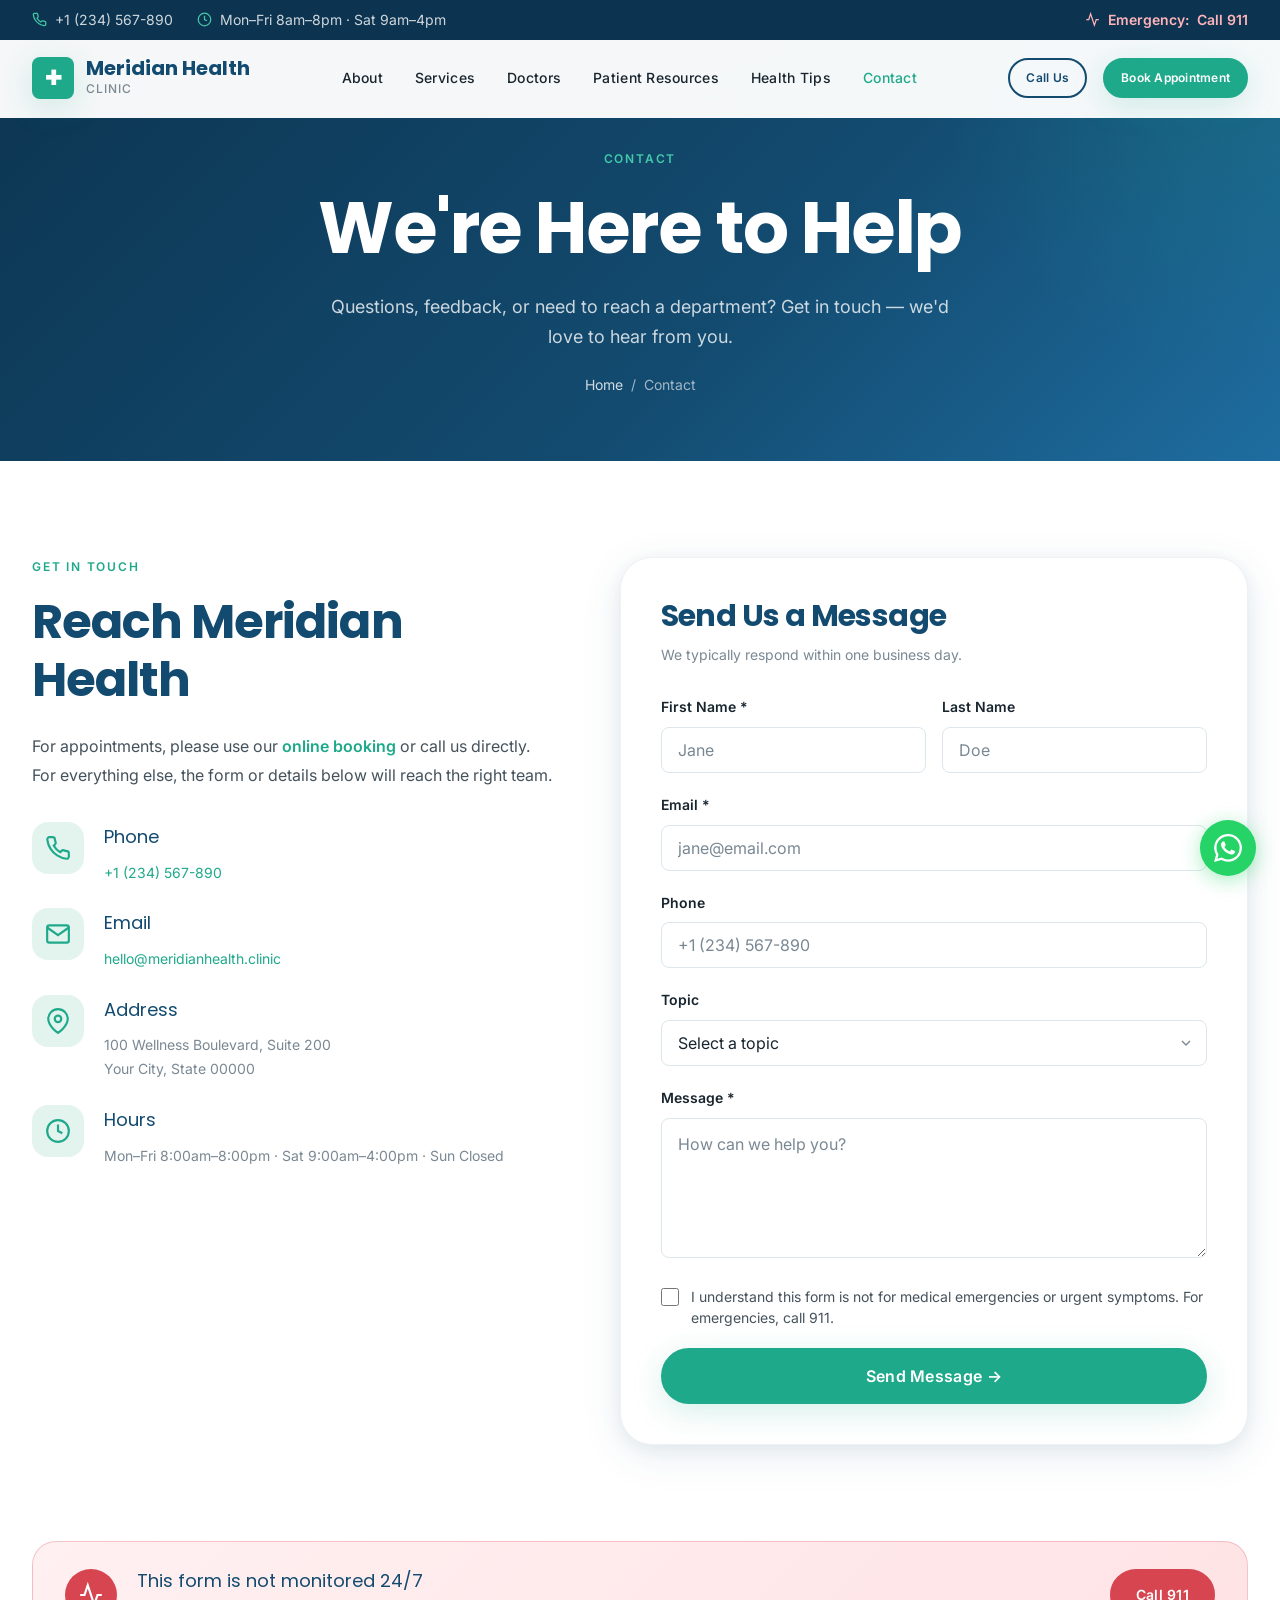
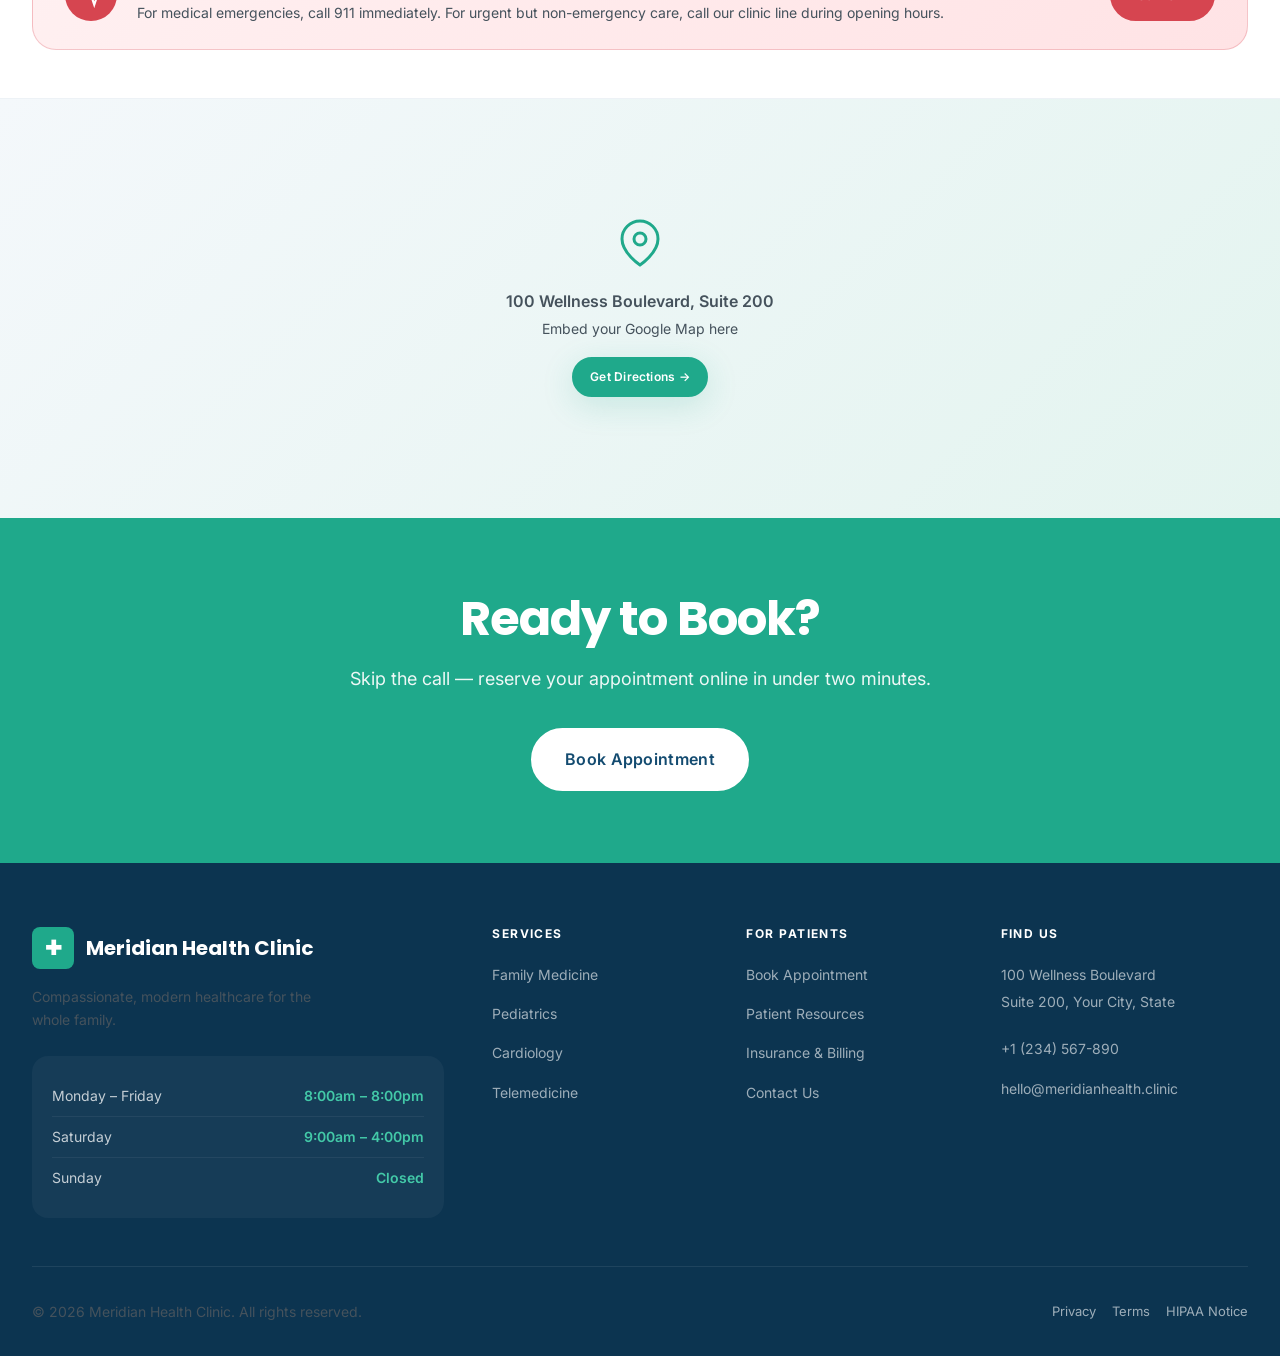
<file: Clinic Master Template/contact.html>
<!DOCTYPE html>
<html lang="en">
<head>
  <meta charset="UTF-8" />
  <meta name="viewport" content="width=device-width, initial-scale=1.0" />
  <meta name="description" content="Contact Meridian Health Clinic — call, email, visit, or send us a message. Find our location, hours, and directions." />
  <title>Contact Us — Meridian Health Clinic</title>
  <link rel="preconnect" href="https://fonts.googleapis.com" />
  <link rel="preconnect" href="https://fonts.gstatic.com" crossorigin />
  <link href="https://fonts.googleapis.com/css2?family=Poppins:wght@500;600;700;800&family=Inter:wght@400;500;600&display=swap" rel="stylesheet" />
  <link rel="stylesheet" href="css/style.css" />
</head>
<body>

  <div class="topbar"><div class="topbar__inner">
    <div class="topbar__group">
      <span class="topbar__item"><svg viewBox="0 0 24 24" fill="none" stroke-width="2"><path d="M22 16.92v3a2 2 0 01-2.18 2 19.79 19.79 0 01-8.63-3.07 19.5 19.5 0 01-6-6 19.79 19.79 0 01-3.07-8.67A2 2 0 014.11 2h3a2 2 0 012 1.72c.13.96.36 1.9.7 2.81a2 2 0 01-.45 2.11L8.09 9.91a16 16 0 006 6l1.27-1.27a2 2 0 012.11-.45c.91.34 1.85.57 2.81.7A2 2 0 0122 16.92z"/></svg><a href="tel:+1234567890">+1 (234) 567-890</a></span>
      <span class="topbar__item"><svg viewBox="0 0 24 24" fill="none" stroke-width="2"><circle cx="12" cy="12" r="10"/><path d="M12 6v6l4 2"/></svg>Mon–Fri 8am–8pm · Sat 9am–4pm</span>
    </div>
    <div class="topbar__group"><span class="topbar__item topbar__item--emergency"><svg viewBox="0 0 24 24" fill="none" stroke-width="2"><path d="M22 12h-4l-3 9L9 3l-3 9H2"/></svg>Emergency: <a href="tel:911">Call 911</a></span></div>
  </div></div>

  <nav class="nav nav--scrolled" id="main-nav" data-transparent="false"><div class="nav__inner">
    <a href="index.html" class="nav__logo"><div class="nav__logo-mark">✚</div><div><div class="nav__logo-text">Meridian Health</div><div class="nav__logo-sub">Clinic</div></div></a>
    <ul class="nav__links">
      <li><a href="about.html" class="nav__link">About</a></li>
      <li><a href="services.html" class="nav__link">Services</a></li>
      <li><a href="doctors.html" class="nav__link">Doctors</a></li>
      <li><a href="patient-resources.html" class="nav__link">Patient Resources</a></li>
      <li><a href="health-tips.html" class="nav__link">Health Tips</a></li>
      <li><a href="contact.html" class="nav__link">Contact</a></li>
    </ul>
    <div class="nav__actions">
      <a href="tel:+1234567890" class="btn btn--secondary btn--sm">Call Us</a>
      <a href="book-appointment.html" class="btn btn--primary btn--sm">Book Appointment</a>
      <button class="nav__menu-btn" id="menu-btn" aria-label="Open menu"><span></span><span></span><span></span></button>
    </div>
  </div></nav>

  <div class="mobile-nav" id="mobile-nav">
    <button class="mobile-nav__close" id="mobile-nav-close" aria-label="Close menu">✕</button>
    <ul class="mobile-nav__links">
      <li><a href="index.html" class="mobile-nav__link">Home</a></li>
      <li><a href="about.html" class="mobile-nav__link">About</a></li>
      <li><a href="services.html" class="mobile-nav__link">Services</a></li>
      <li><a href="doctors.html" class="mobile-nav__link">Doctors</a></li>
      <li><a href="patient-resources.html" class="mobile-nav__link">Patient Resources</a></li>
      <li><a href="health-tips.html" class="mobile-nav__link">Health Tips</a></li>
      <li><a href="contact.html" class="mobile-nav__link">Contact</a></li>
      <li><a href="book-appointment.html" class="mobile-nav__link mobile-nav__link--cta">Book Appointment</a></li>
    </ul>
  </div>

  <header class="page-hero">
    <span class="page-hero__label">Contact</span>
    <h1 class="page-hero__title">We're Here to Help</h1>
    <p class="page-hero__subtitle">Questions, feedback, or need to reach a department? Get in touch — we'd love to hear from you.</p>
    <div class="breadcrumb"><a href="index.html">Home</a> <span>/</span> <span>Contact</span></div>
  </header>

  <main>
    <!-- CONTACT GRID -->
    <section class="section">
      <div class="container">
        <div style="display:grid;grid-template-columns:1fr 1.2fr;gap:64px;align-items:start;">

          <!-- Info -->
          <div class="reveal">
            <span class="section-header__label">Get in Touch</span>
            <h2 style="margin-bottom:24px;">Reach Meridian Health</h2>
            <p style="margin-bottom:32px;">For appointments, please use our <a href="book-appointment.html" style="color:var(--color-accent);font-weight:600;">online booking</a> or call us directly. For everything else, the form or details below will reach the right team.</p>

            <div style="display:flex;flex-direction:column;gap:24px;">
              <div class="feature"><div class="feature__icon"><svg viewBox="0 0 24 24" stroke-width="2" fill="none"><path d="M22 16.92v3a2 2 0 01-2.18 2 19.79 19.79 0 01-8.63-3.07 19.5 19.5 0 01-6-6 19.79 19.79 0 01-3.07-8.67A2 2 0 014.11 2h3a2 2 0 012 1.72c.13.96.36 1.9.7 2.81a2 2 0 01-.45 2.11L8.09 9.91a16 16 0 006 6l1.27-1.27a2 2 0 012.11-.45c.91.34 1.85.57 2.81.7A2 2 0 0122 16.92z"/></svg></div><div><div class="feature__title">Phone</div><div class="feature__desc"><a href="tel:+1234567890" style="color:var(--color-accent);">+1 (234) 567-890</a></div></div></div>
              <div class="feature"><div class="feature__icon"><svg viewBox="0 0 24 24" stroke-width="2" fill="none"><path d="M4 4h16a2 2 0 012 2v12a2 2 0 01-2 2H4a2 2 0 01-2-2V6a2 2 0 012-2z"/><polyline points="22,6 12,13 2,6"/></svg></div><div><div class="feature__title">Email</div><div class="feature__desc"><a href="mailto:hello@meridianhealth.clinic" style="color:var(--color-accent);">hello@meridianhealth.clinic</a></div></div></div>
              <div class="feature"><div class="feature__icon"><svg viewBox="0 0 24 24" stroke-width="2" fill="none"><path d="M21 10c0 7-9 13-9 13s-9-6-9-13a9 9 0 0118 0z"/><circle cx="12" cy="10" r="3"/></svg></div><div><div class="feature__title">Address</div><div class="feature__desc">100 Wellness Boulevard, Suite 200<br>Your City, State 00000</div></div></div>
              <div class="feature"><div class="feature__icon"><svg viewBox="0 0 24 24" stroke-width="2" fill="none"><circle cx="12" cy="12" r="10"/><path d="M12 6v6l4 2"/></svg></div><div><div class="feature__title">Hours</div><div class="feature__desc">Mon–Fri 8:00am–8:00pm · Sat 9:00am–4:00pm · Sun Closed</div></div></div>
            </div>
          </div>

          <!-- Form -->
          <div class="form-card reveal">
            <h3 style="margin-bottom:8px;">Send Us a Message</h3>
            <p style="font-size:14px;color:var(--color-muted);margin-bottom:28px;">We typically respond within one business day.</p>
            <form id="contact-form">
              <div class="form-row">
                <div class="form-group"><label class="form-label" for="c-fname">First Name *</label><input type="text" id="c-fname" class="form-input" placeholder="Jane" required /></div>
                <div class="form-group"><label class="form-label" for="c-lname">Last Name</label><input type="text" id="c-lname" class="form-input" placeholder="Doe" /></div>
              </div>
              <div class="form-group"><label class="form-label" for="c-email">Email *</label><input type="email" id="c-email" class="form-input" placeholder="jane@email.com" required /></div>
              <div class="form-group"><label class="form-label" for="c-phone">Phone</label><input type="tel" id="c-phone" class="form-input" placeholder="+1 (234) 567-890" /></div>
              <div class="form-group"><label class="form-label" for="c-topic">Topic</label>
                <select id="c-topic" class="form-select">
                  <option value="">Select a topic</option>
                  <option>General enquiry</option>
                  <option>Billing & insurance</option>
                  <option>Medical records request</option>
                  <option>Feedback</option>
                  <option>Careers</option>
                </select>
              </div>
              <div class="form-group"><label class="form-label" for="c-message">Message *</label><textarea id="c-message" class="form-textarea" placeholder="How can we help you?" required></textarea></div>
              <label class="form-check" style="margin-bottom:20px;"><input type="checkbox" required /><span class="form-check__label">I understand this form is not for medical emergencies or urgent symptoms. For emergencies, call 911.</span></label>
              <button type="submit" class="btn btn--primary btn--full btn--lg">Send Message →</button>
            </form>
          </div>

        </div>
      </div>
    </section>

    <!-- EMERGENCY CALLOUT -->
    <section class="section" style="padding:0 0 48px;">
      <div class="container">
        <div class="callout callout--emergency reveal">
          <div class="callout__icon"><svg viewBox="0 0 24 24" stroke-width="2" fill="none"><path d="M22 12h-4l-3 9L9 3l-3 9H2"/></svg></div>
          <div class="callout__body"><div class="callout__title">This form is not monitored 24/7</div><div class="callout__text">For medical emergencies, call 911 immediately. For urgent but non-emergency care, call our clinic line during opening hours.</div></div>
          <a href="tel:911" class="btn btn--emergency">Call 911</a>
        </div>
      </div>
    </section>

    <!-- MAP -->
    <section style="position:relative;">
      <div style="height:420px;background:linear-gradient(135deg,var(--color-warm),var(--color-accent-subtle));display:flex;align-items:center;justify-content:center;border-top:1px solid var(--color-border-light);">
        <!-- Replace with a real embed: <iframe src="https://www.google.com/maps/embed?..." style="width:100%;height:100%;border:0;"></iframe> -->
        <div style="text-align:center;color:var(--color-muted);">
          <svg width="48" height="48" viewBox="0 0 24 24" stroke="var(--color-accent)" stroke-width="1.5" fill="none" style="margin:0 auto 12px;"><path d="M21 10c0 7-9 13-9 13s-9-6-9-13a9 9 0 0118 0z"/><circle cx="12" cy="10" r="3"/></svg>
          <p style="color:var(--color-text-soft);font-weight:600;">100 Wellness Boulevard, Suite 200</p>
          <p style="font-size:14px;">Embed your Google Map here</p>
          <a href="https://maps.google.com" target="_blank" rel="noopener" class="btn btn--primary btn--sm mt-4">Get Directions →</a>
        </div>
      </div>
    </section>

    <section class="section" style="background:var(--color-accent);padding:72px 0;text-align:center;">
      <div class="container"><div class="reveal" style="max-width:620px;margin:0 auto;">
        <h2 style="color:white;margin-bottom:16px;">Ready to Book?</h2>
        <p style="color:rgba(255,255,255,0.92);font-size:18px;margin-bottom:32px;">Skip the call — reserve your appointment online in under two minutes.</p>
        <a href="book-appointment.html" class="btn btn--white btn--lg">Book Appointment</a>
      </div></div>
    </section>
  </main>

  <footer class="footer"><div class="container">
    <div class="footer__grid">
      <div class="footer__brand">
        <a href="index.html" class="footer__logo"><div class="footer__logo-mark">✚</div><span class="footer__logo-name">Meridian Health Clinic</span></a>
        <p class="footer__tagline">Compassionate, modern healthcare for the whole family.</p>
        <div class="footer__hours">
          <div class="footer__hours-row"><span>Monday – Friday</span><span>8:00am – 8:00pm</span></div>
          <div class="footer__hours-row"><span>Saturday</span><span>9:00am – 4:00pm</span></div>
          <div class="footer__hours-row"><span>Sunday</span><span>Closed</span></div>
        </div>
      </div>
      <div><h4 class="footer__col-title">Services</h4><ul class="footer__links">
        <li><a href="services.html" class="footer__link">Family Medicine</a></li>
        <li><a href="services.html" class="footer__link">Pediatrics</a></li>
        <li><a href="services.html" class="footer__link">Cardiology</a></li>
        <li><a href="services.html" class="footer__link">Telemedicine</a></li>
      </ul></div>
      <div><h4 class="footer__col-title">For Patients</h4><ul class="footer__links">
        <li><a href="book-appointment.html" class="footer__link">Book Appointment</a></li>
        <li><a href="patient-resources.html" class="footer__link">Patient Resources</a></li>
        <li><a href="patient-resources.html#insurance" class="footer__link">Insurance & Billing</a></li>
        <li><a href="contact.html" class="footer__link">Contact Us</a></li>
      </ul></div>
      <div><h4 class="footer__col-title">Find Us</h4><ul class="footer__links">
        <li><span class="footer__link" style="cursor:default;color:rgba(255,255,255,0.6);">100 Wellness Boulevard<br>Suite 200, Your City, State</span></li>
        <li style="margin-top:8px;"><a href="tel:+1234567890" class="footer__link">+1 (234) 567-890</a></li>
        <li><a href="mailto:hello@meridianhealth.clinic" class="footer__link">hello@meridianhealth.clinic</a></li>
      </ul></div>
    </div>
    <div class="footer__bottom"><p>© 2026 Meridian Health Clinic. All rights reserved.</p><div style="display:flex;gap:16px;"><a href="#" class="footer__link" style="font-size:13px;">Privacy</a><a href="#" class="footer__link" style="font-size:13px;">Terms</a><a href="#" class="footer__link" style="font-size:13px;">HIPAA Notice</a></div></div>
  </div></footer>

  <a href="https://wa.me/[CLINIC_WHATSAPP]" class="whatsapp-float" target="_blank" rel="noopener" aria-label="Chat on WhatsApp"><svg viewBox="0 0 24 24" xmlns="http://www.w3.org/2000/svg"><path d="M17.472 14.382c-.297-.149-1.758-.867-2.03-.967-.273-.099-.471-.148-.67.15-.197.297-.767.966-.94 1.164-.173.199-.347.223-.644.075-.297-.15-1.255-.463-2.39-1.475-.883-.788-1.48-1.761-1.653-2.059-.173-.297-.018-.458.13-.606.134-.133.298-.347.446-.52.149-.174.198-.298.298-.497.099-.198.05-.371-.025-.52-.075-.149-.669-1.612-.916-2.207-.242-.579-.487-.5-.669-.51-.173-.008-.371-.01-.57-.01-.198 0-.52.074-.792.372-.272.297-1.04 1.016-1.04 2.479 0 1.462 1.065 2.875 1.213 3.074.149.198 2.096 3.2 5.077 4.487.709.306 1.262.489 1.694.625.712.227 1.36.195 1.871.118.571-.085 1.758-.719 2.006-1.413.248-.694.248-1.289.173-1.413-.074-.124-.272-.198-.57-.347m-5.421 7.403h-.004a9.87 9.87 0 01-5.031-1.378l-.361-.214-3.741.982.998-3.648-.235-.374a9.86 9.86 0 01-1.51-5.26c.001-5.45 4.436-9.884 9.888-9.884 2.64 0 5.122 1.03 6.988 2.898a9.825 9.825 0 012.893 6.994c-.003 5.45-4.437 9.884-9.885 9.884m8.413-18.297A11.815 11.815 0 0012.05 0C5.495 0 .16 5.335.157 11.892c0 2.096.547 4.142 1.588 5.945L.057 24l6.305-1.654a11.882 11.882 0 005.683 1.448h.005c6.554 0 11.89-5.335 11.893-11.893a11.821 11.821 0 00-3.48-8.413z"/></svg></a>

  <script src="js/main.js"></script>
</body>
</html>
</file>
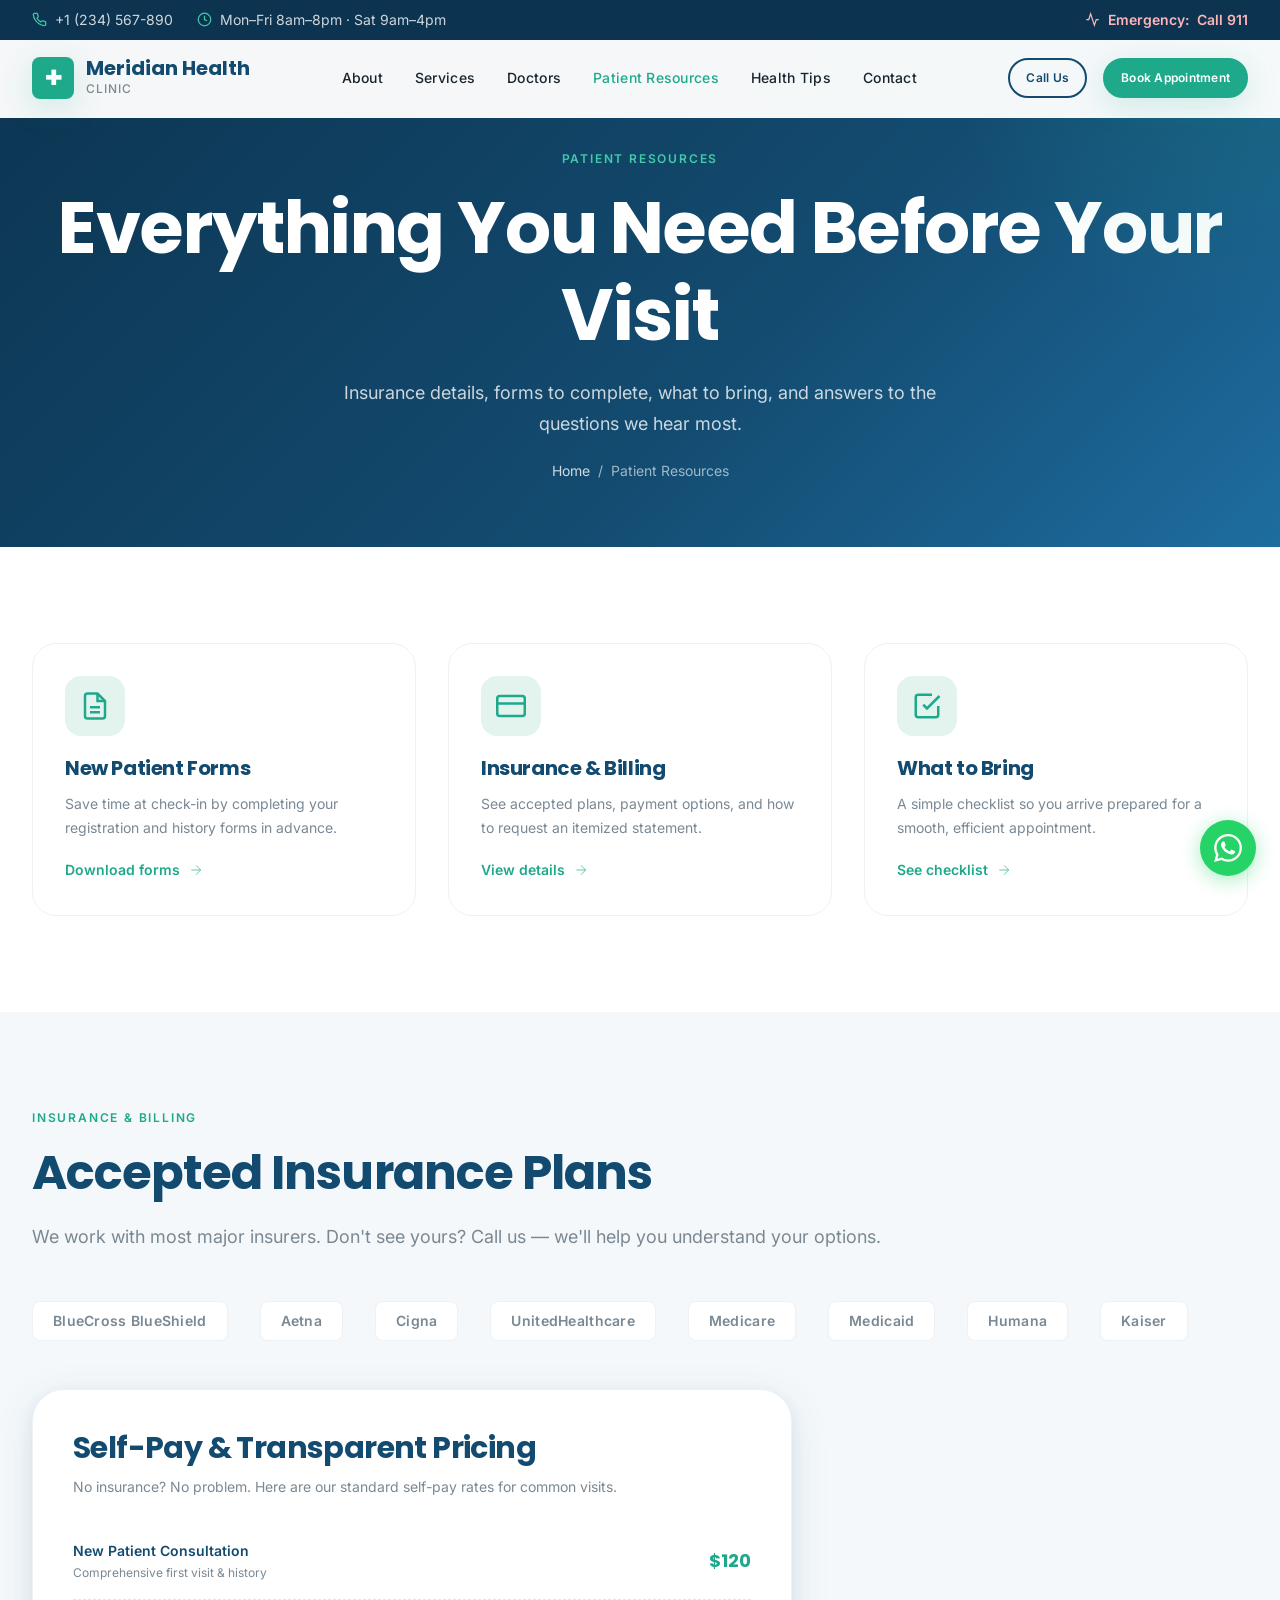
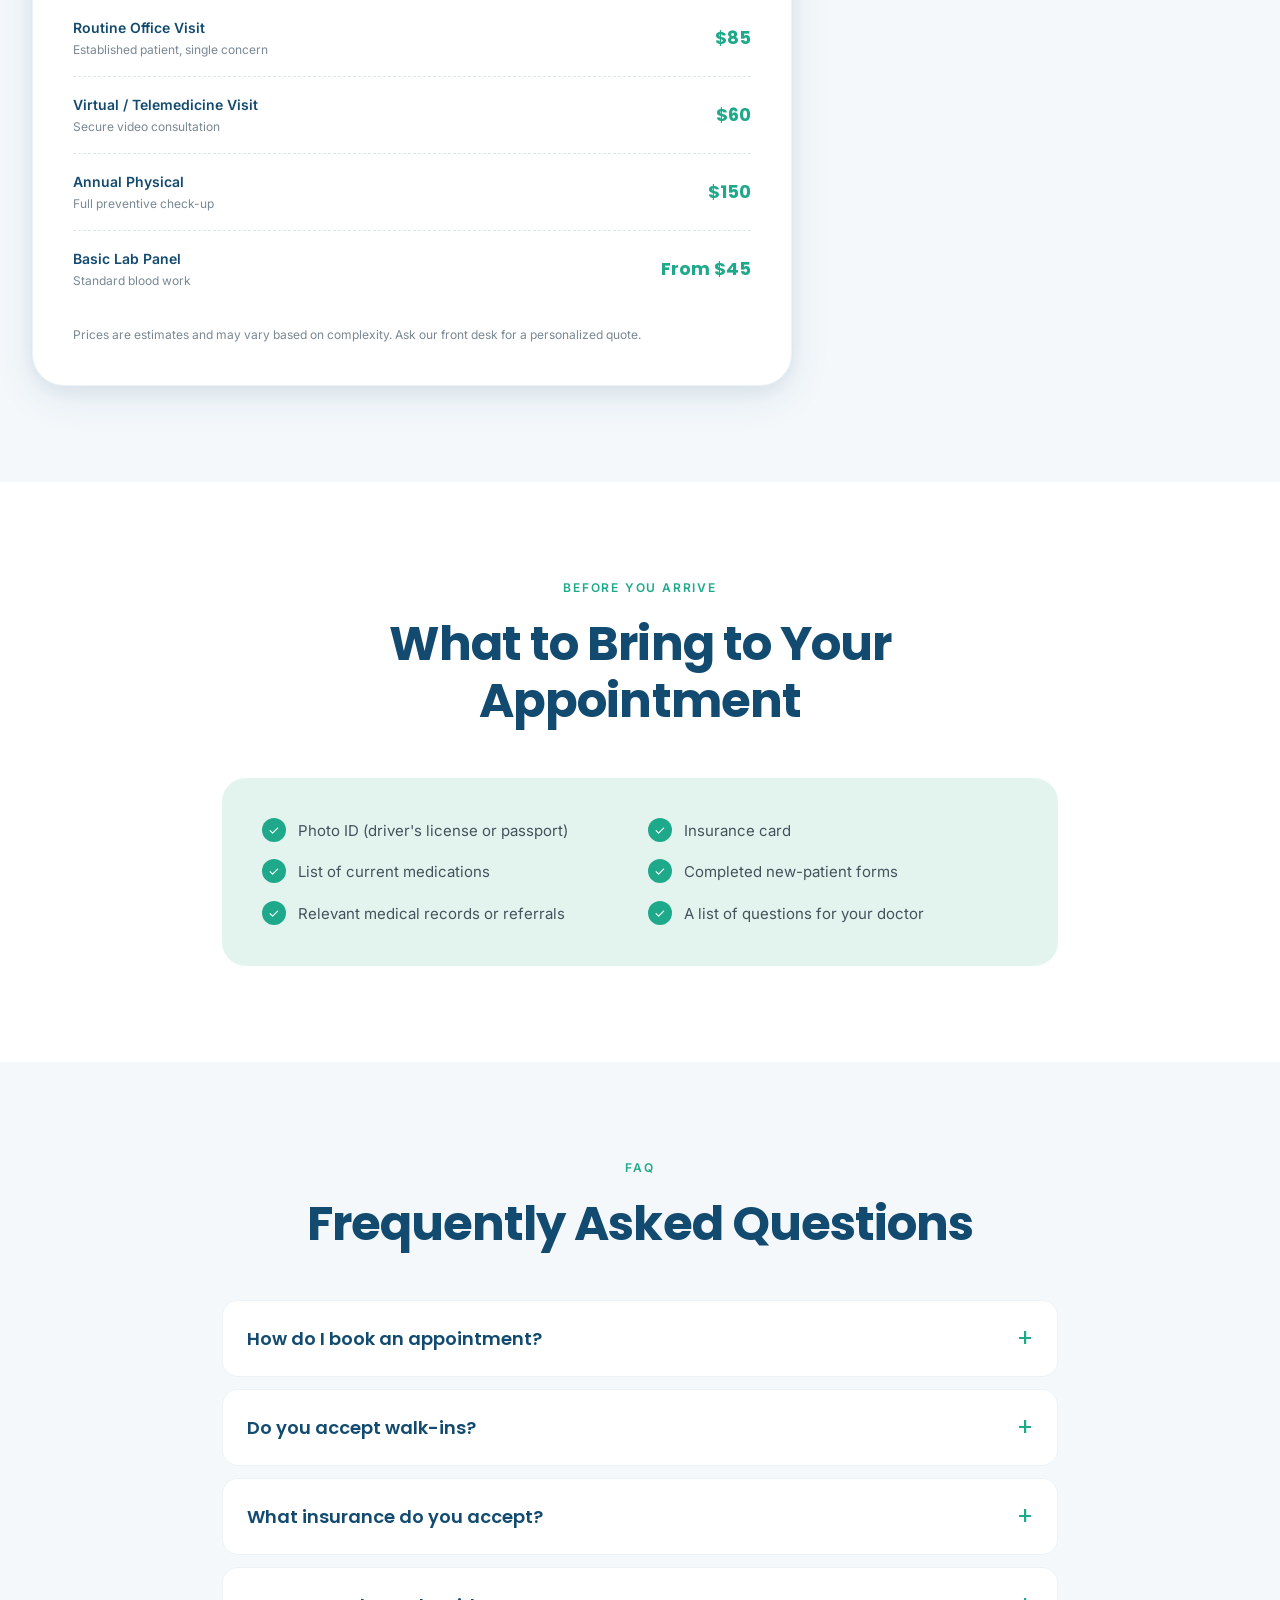
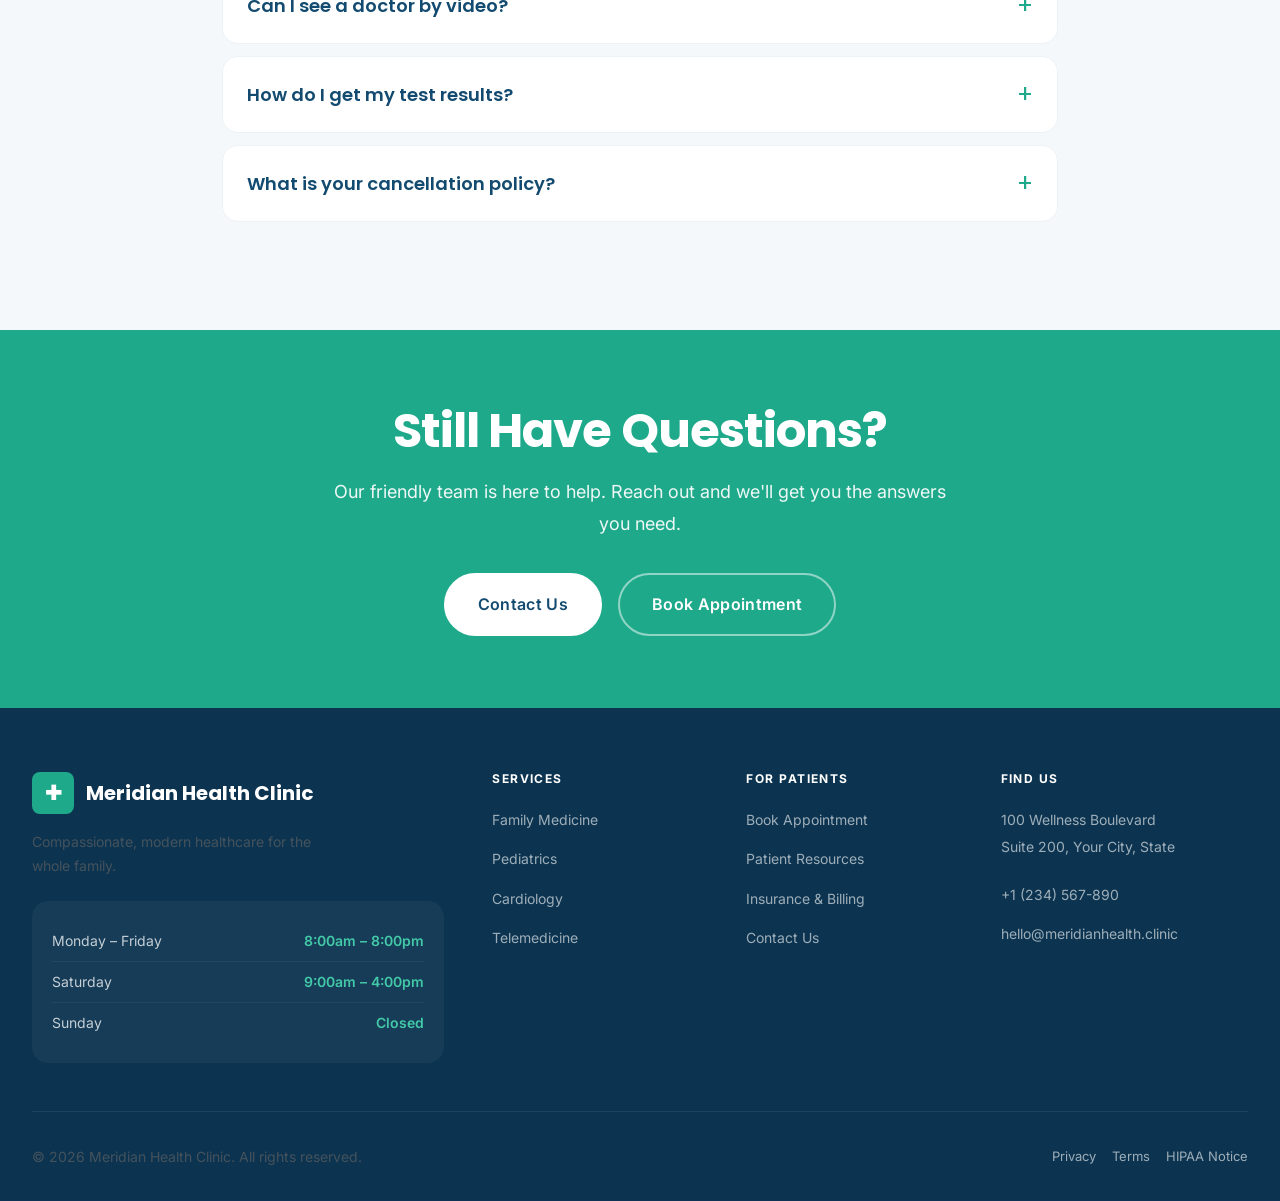
<file: Clinic Master Template/patient-resources.html>
<!DOCTYPE html>
<html lang="en">
<head>
  <meta charset="UTF-8" />
  <meta name="viewport" content="width=device-width, initial-scale=1.0" />
  <meta name="description" content="Patient resources at Meridian Health Clinic — insurance & billing, new-patient forms, what to bring, and answers to frequently asked questions." />
  <title>Patient Resources — Meridian Health Clinic</title>
  <link rel="preconnect" href="https://fonts.googleapis.com" />
  <link rel="preconnect" href="https://fonts.gstatic.com" crossorigin />
  <link href="https://fonts.googleapis.com/css2?family=Poppins:wght@500;600;700;800&family=Inter:wght@400;500;600&display=swap" rel="stylesheet" />
  <link rel="stylesheet" href="css/style.css" />
</head>
<body>

  <div class="topbar"><div class="topbar__inner">
    <div class="topbar__group">
      <span class="topbar__item"><svg viewBox="0 0 24 24" fill="none" stroke-width="2"><path d="M22 16.92v3a2 2 0 01-2.18 2 19.79 19.79 0 01-8.63-3.07 19.5 19.5 0 01-6-6 19.79 19.79 0 01-3.07-8.67A2 2 0 014.11 2h3a2 2 0 012 1.72c.13.96.36 1.9.7 2.81a2 2 0 01-.45 2.11L8.09 9.91a16 16 0 006 6l1.27-1.27a2 2 0 012.11-.45c.91.34 1.85.57 2.81.7A2 2 0 0122 16.92z"/></svg><a href="tel:+1234567890">+1 (234) 567-890</a></span>
      <span class="topbar__item"><svg viewBox="0 0 24 24" fill="none" stroke-width="2"><circle cx="12" cy="12" r="10"/><path d="M12 6v6l4 2"/></svg>Mon–Fri 8am–8pm · Sat 9am–4pm</span>
    </div>
    <div class="topbar__group"><span class="topbar__item topbar__item--emergency"><svg viewBox="0 0 24 24" fill="none" stroke-width="2"><path d="M22 12h-4l-3 9L9 3l-3 9H2"/></svg>Emergency: <a href="tel:911">Call 911</a></span></div>
  </div></div>

  <nav class="nav nav--scrolled" id="main-nav" data-transparent="false"><div class="nav__inner">
    <a href="index.html" class="nav__logo"><div class="nav__logo-mark">✚</div><div><div class="nav__logo-text">Meridian Health</div><div class="nav__logo-sub">Clinic</div></div></a>
    <ul class="nav__links">
      <li><a href="about.html" class="nav__link">About</a></li>
      <li><a href="services.html" class="nav__link">Services</a></li>
      <li><a href="doctors.html" class="nav__link">Doctors</a></li>
      <li><a href="patient-resources.html" class="nav__link">Patient Resources</a></li>
      <li><a href="health-tips.html" class="nav__link">Health Tips</a></li>
      <li><a href="contact.html" class="nav__link">Contact</a></li>
    </ul>
    <div class="nav__actions">
      <a href="tel:+1234567890" class="btn btn--secondary btn--sm">Call Us</a>
      <a href="book-appointment.html" class="btn btn--primary btn--sm">Book Appointment</a>
      <button class="nav__menu-btn" id="menu-btn" aria-label="Open menu"><span></span><span></span><span></span></button>
    </div>
  </div></nav>

  <div class="mobile-nav" id="mobile-nav">
    <button class="mobile-nav__close" id="mobile-nav-close" aria-label="Close menu">✕</button>
    <ul class="mobile-nav__links">
      <li><a href="index.html" class="mobile-nav__link">Home</a></li>
      <li><a href="about.html" class="mobile-nav__link">About</a></li>
      <li><a href="services.html" class="mobile-nav__link">Services</a></li>
      <li><a href="doctors.html" class="mobile-nav__link">Doctors</a></li>
      <li><a href="patient-resources.html" class="mobile-nav__link">Patient Resources</a></li>
      <li><a href="health-tips.html" class="mobile-nav__link">Health Tips</a></li>
      <li><a href="contact.html" class="mobile-nav__link">Contact</a></li>
      <li><a href="book-appointment.html" class="mobile-nav__link mobile-nav__link--cta">Book Appointment</a></li>
    </ul>
  </div>

  <header class="page-hero">
    <span class="page-hero__label">Patient Resources</span>
    <h1 class="page-hero__title">Everything You Need Before Your Visit</h1>
    <p class="page-hero__subtitle">Insurance details, forms to complete, what to bring, and answers to the questions we hear most.</p>
    <div class="breadcrumb"><a href="index.html">Home</a> <span>/</span> <span>Patient Resources</span></div>
  </header>

  <main>
    <!-- QUICK RESOURCE CARDS -->
    <section class="section">
      <div class="container">
        <div class="grid grid-3 reveal">
          <div class="service-card"><div class="service-card__icon"><svg viewBox="0 0 24 24" stroke-width="2" fill="none"><path d="M14 2H6a2 2 0 00-2 2v16a2 2 0 002 2h12a2 2 0 002-2V8z"/><polyline points="14 2 14 8 20 8"/><line x1="16" y1="13" x2="8" y2="13"/><line x1="16" y1="17" x2="8" y2="17"/></svg></div><h3 class="service-card__title">New Patient Forms</h3><p class="service-card__desc">Save time at check-in by completing your registration and history forms in advance.</p><a href="#" class="service-card__link">Download forms <svg viewBox="0 0 24 24"><line x1="5" y1="12" x2="19" y2="12"/><polyline points="12 5 19 12 12 19"/></svg></a></div>
          <div class="service-card"><div class="service-card__icon"><svg viewBox="0 0 24 24" stroke-width="2" fill="none"><rect x="1" y="4" width="22" height="16" rx="2"/><line x1="1" y1="10" x2="23" y2="10"/></svg></div><h3 class="service-card__title">Insurance & Billing</h3><p class="service-card__desc">See accepted plans, payment options, and how to request an itemized statement.</p><a href="#insurance" class="service-card__link">View details <svg viewBox="0 0 24 24"><line x1="5" y1="12" x2="19" y2="12"/><polyline points="12 5 19 12 12 19"/></svg></a></div>
          <div class="service-card"><div class="service-card__icon"><svg viewBox="0 0 24 24" stroke-width="2" fill="none"><path d="M9 11l3 3L22 4"/><path d="M21 12v7a2 2 0 01-2 2H5a2 2 0 01-2-2V5a2 2 0 012-2h11"/></svg></div><h3 class="service-card__title">What to Bring</h3><p class="service-card__desc">A simple checklist so you arrive prepared for a smooth, efficient appointment.</p><a href="#checklist" class="service-card__link">See checklist <svg viewBox="0 0 24 24"><line x1="5" y1="12" x2="19" y2="12"/><polyline points="12 5 19 12 12 19"/></svg></a></div>
        </div>
      </div>
    </section>

    <!-- INSURANCE -->
    <section class="section section--warm" id="insurance">
      <div class="container">
        <div class="section-header reveal">
          <span class="section-header__label">Insurance & Billing</span>
          <h2 class="section-header__title">Accepted Insurance Plans</h2>
          <p class="section-header__desc">We work with most major insurers. Don't see yours? Call us — we'll help you understand your options.</p>
        </div>
        <div class="logo-row reveal mb-12" style="justify-content:flex-start;">
          <div class="logo-row__item">BlueCross BlueShield</div>
          <div class="logo-row__item">Aetna</div>
          <div class="logo-row__item">Cigna</div>
          <div class="logo-row__item">UnitedHealthcare</div>
          <div class="logo-row__item">Medicare</div>
          <div class="logo-row__item">Medicaid</div>
          <div class="logo-row__item">Humana</div>
          <div class="logo-row__item">Kaiser</div>
        </div>

        <div class="form-card reveal" style="max-width:760px;">
          <h3 style="margin-bottom:8px;">Self-Pay & Transparent Pricing</h3>
          <p style="font-size:14px;color:var(--color-muted);margin-bottom:24px;">No insurance? No problem. Here are our standard self-pay rates for common visits.</p>
          <div class="price-list">
            <div class="price-item"><div><div class="price-item__name">New Patient Consultation</div><div class="price-item__desc">Comprehensive first visit & history</div></div><div class="price-item__value">$120</div></div>
            <div class="price-item"><div><div class="price-item__name">Routine Office Visit</div><div class="price-item__desc">Established patient, single concern</div></div><div class="price-item__value">$85</div></div>
            <div class="price-item"><div><div class="price-item__name">Virtual / Telemedicine Visit</div><div class="price-item__desc">Secure video consultation</div></div><div class="price-item__value">$60</div></div>
            <div class="price-item"><div><div class="price-item__name">Annual Physical</div><div class="price-item__desc">Full preventive check-up</div></div><div class="price-item__value">$150</div></div>
            <div class="price-item"><div><div class="price-item__name">Basic Lab Panel</div><div class="price-item__desc">Standard blood work</div></div><div class="price-item__value">From $45</div></div>
          </div>
          <p class="form-hint" style="margin-top:16px;">Prices are estimates and may vary based on complexity. Ask our front desk for a personalized quote.</p>
        </div>
      </div>
    </section>

    <!-- CHECKLIST -->
    <section class="section" id="checklist">
      <div class="container container--narrow">
        <div class="section-header section-header--center reveal">
          <span class="section-header__label">Before You Arrive</span>
          <h2 class="section-header__title">What to Bring to Your Appointment</h2>
        </div>
        <div class="reveal" style="background:var(--color-accent-subtle);border-radius:24px;padding:40px;">
          <ul style="display:grid;grid-template-columns:1fr 1fr;gap:16px;">
            <li style="display:flex;gap:12px;align-items:flex-start;"><span style="width:24px;height:24px;background:var(--color-accent);border-radius:50%;display:flex;align-items:center;justify-content:center;color:white;font-size:13px;flex-shrink:0;">✓</span><span style="font-size:15px;color:var(--color-text-soft);">Photo ID (driver's license or passport)</span></li>
            <li style="display:flex;gap:12px;align-items:flex-start;"><span style="width:24px;height:24px;background:var(--color-accent);border-radius:50%;display:flex;align-items:center;justify-content:center;color:white;font-size:13px;flex-shrink:0;">✓</span><span style="font-size:15px;color:var(--color-text-soft);">Insurance card</span></li>
            <li style="display:flex;gap:12px;align-items:flex-start;"><span style="width:24px;height:24px;background:var(--color-accent);border-radius:50%;display:flex;align-items:center;justify-content:center;color:white;font-size:13px;flex-shrink:0;">✓</span><span style="font-size:15px;color:var(--color-text-soft);">List of current medications</span></li>
            <li style="display:flex;gap:12px;align-items:flex-start;"><span style="width:24px;height:24px;background:var(--color-accent);border-radius:50%;display:flex;align-items:center;justify-content:center;color:white;font-size:13px;flex-shrink:0;">✓</span><span style="font-size:15px;color:var(--color-text-soft);">Completed new-patient forms</span></li>
            <li style="display:flex;gap:12px;align-items:flex-start;"><span style="width:24px;height:24px;background:var(--color-accent);border-radius:50%;display:flex;align-items:center;justify-content:center;color:white;font-size:13px;flex-shrink:0;">✓</span><span style="font-size:15px;color:var(--color-text-soft);">Relevant medical records or referrals</span></li>
            <li style="display:flex;gap:12px;align-items:flex-start;"><span style="width:24px;height:24px;background:var(--color-accent);border-radius:50%;display:flex;align-items:center;justify-content:center;color:white;font-size:13px;flex-shrink:0;">✓</span><span style="font-size:15px;color:var(--color-text-soft);">A list of questions for your doctor</span></li>
          </ul>
        </div>
      </div>
    </section>

    <!-- FAQ -->
    <section class="section section--warm" id="faq">
      <div class="container container--narrow">
        <div class="section-header section-header--center reveal">
          <span class="section-header__label">FAQ</span>
          <h2 class="section-header__title">Frequently Asked Questions</h2>
        </div>
        <div class="reveal">
          <div class="accordion__item"><button class="accordion__btn">How do I book an appointment?</button><div class="accordion__panel"><div class="accordion__panel-inner">The fastest way is our <a href="book-appointment.html" style="color:var(--color-accent);font-weight:600;">online booking tool</a> — choose a service, doctor, and time in under two minutes. You can also call us at +1 (234) 567-890 during opening hours.</div></div></div>
          <div class="accordion__item"><button class="accordion__btn">Do you accept walk-ins?</button><div class="accordion__panel"><div class="accordion__panel-inner">Yes, we welcome urgent-care walk-ins before 6:00pm on weekdays and before 3:00pm on Saturdays. Booking ahead is recommended to minimize wait times.</div></div></div>
          <div class="accordion__item"><button class="accordion__btn">What insurance do you accept?</button><div class="accordion__panel"><div class="accordion__panel-inner">We accept most major plans including BlueCross, Aetna, Cigna, UnitedHealthcare, Medicare, and Medicaid. See the full list in our <a href="#insurance" style="color:var(--color-accent);font-weight:600;">Insurance section</a> above, or call to confirm your specific plan.</div></div></div>
          <div class="accordion__item"><button class="accordion__btn">Can I see a doctor by video?</button><div class="accordion__panel"><div class="accordion__panel-inner">Absolutely. Our telemedicine service lets you consult a provider by secure video for many common concerns, prescription refills, and follow-ups. Select "Virtual Visit" when booking.</div></div></div>
          <div class="accordion__item"><button class="accordion__btn">How do I get my test results?</button><div class="accordion__panel"><div class="accordion__panel-inner">Results are posted to your secure patient portal as soon as they're ready, and your doctor will reach out to discuss anything that needs attention. Most lab results are available within 24–72 hours.</div></div></div>
          <div class="accordion__item"><button class="accordion__btn">What is your cancellation policy?</button><div class="accordion__panel"><div class="accordion__panel-inner">You can reschedule or cancel any appointment free of charge up to 24 hours beforehand. Late cancellations may be subject to a small fee. Manage your appointment from the confirmation email or by calling us.</div></div></div>
        </div>
      </div>
    </section>

    <section class="section" style="background:var(--color-accent);padding:72px 0;text-align:center;">
      <div class="container"><div class="reveal" style="max-width:620px;margin:0 auto;">
        <h2 style="color:white;margin-bottom:16px;">Still Have Questions?</h2>
        <p style="color:rgba(255,255,255,0.92);font-size:18px;margin-bottom:32px;">Our friendly team is here to help. Reach out and we'll get you the answers you need.</p>
        <div style="display:flex;gap:16px;justify-content:center;flex-wrap:wrap;">
          <a href="contact.html" class="btn btn--white btn--lg">Contact Us</a>
          <a href="book-appointment.html" class="btn btn--ghost btn--lg">Book Appointment</a>
        </div>
      </div></div>
    </section>
  </main>

  <footer class="footer"><div class="container">
    <div class="footer__grid">
      <div class="footer__brand">
        <a href="index.html" class="footer__logo"><div class="footer__logo-mark">✚</div><span class="footer__logo-name">Meridian Health Clinic</span></a>
        <p class="footer__tagline">Compassionate, modern healthcare for the whole family.</p>
        <div class="footer__hours">
          <div class="footer__hours-row"><span>Monday – Friday</span><span>8:00am – 8:00pm</span></div>
          <div class="footer__hours-row"><span>Saturday</span><span>9:00am – 4:00pm</span></div>
          <div class="footer__hours-row"><span>Sunday</span><span>Closed</span></div>
        </div>
      </div>
      <div><h4 class="footer__col-title">Services</h4><ul class="footer__links">
        <li><a href="services.html" class="footer__link">Family Medicine</a></li>
        <li><a href="services.html" class="footer__link">Pediatrics</a></li>
        <li><a href="services.html" class="footer__link">Cardiology</a></li>
        <li><a href="services.html" class="footer__link">Telemedicine</a></li>
      </ul></div>
      <div><h4 class="footer__col-title">For Patients</h4><ul class="footer__links">
        <li><a href="book-appointment.html" class="footer__link">Book Appointment</a></li>
        <li><a href="patient-resources.html" class="footer__link">Patient Resources</a></li>
        <li><a href="patient-resources.html#insurance" class="footer__link">Insurance & Billing</a></li>
        <li><a href="contact.html" class="footer__link">Contact Us</a></li>
      </ul></div>
      <div><h4 class="footer__col-title">Find Us</h4><ul class="footer__links">
        <li><span class="footer__link" style="cursor:default;color:rgba(255,255,255,0.6);">100 Wellness Boulevard<br>Suite 200, Your City, State</span></li>
        <li style="margin-top:8px;"><a href="tel:+1234567890" class="footer__link">+1 (234) 567-890</a></li>
        <li><a href="mailto:hello@meridianhealth.clinic" class="footer__link">hello@meridianhealth.clinic</a></li>
      </ul></div>
    </div>
    <div class="footer__bottom"><p>© 2026 Meridian Health Clinic. All rights reserved.</p><div style="display:flex;gap:16px;"><a href="#" class="footer__link" style="font-size:13px;">Privacy</a><a href="#" class="footer__link" style="font-size:13px;">Terms</a><a href="#" class="footer__link" style="font-size:13px;">HIPAA Notice</a></div></div>
  </div></footer>

  <a href="https://wa.me/[CLINIC_WHATSAPP]" class="whatsapp-float" target="_blank" rel="noopener" aria-label="Chat on WhatsApp"><svg viewBox="0 0 24 24" xmlns="http://www.w3.org/2000/svg"><path d="M17.472 14.382c-.297-.149-1.758-.867-2.03-.967-.273-.099-.471-.148-.67.15-.197.297-.767.966-.94 1.164-.173.199-.347.223-.644.075-.297-.15-1.255-.463-2.39-1.475-.883-.788-1.48-1.761-1.653-2.059-.173-.297-.018-.458.13-.606.134-.133.298-.347.446-.52.149-.174.198-.298.298-.497.099-.198.05-.371-.025-.52-.075-.149-.669-1.612-.916-2.207-.242-.579-.487-.5-.669-.51-.173-.008-.371-.01-.57-.01-.198 0-.52.074-.792.372-.272.297-1.04 1.016-1.04 2.479 0 1.462 1.065 2.875 1.213 3.074.149.198 2.096 3.2 5.077 4.487.709.306 1.262.489 1.694.625.712.227 1.36.195 1.871.118.571-.085 1.758-.719 2.006-1.413.248-.694.248-1.289.173-1.413-.074-.124-.272-.198-.57-.347m-5.421 7.403h-.004a9.87 9.87 0 01-5.031-1.378l-.361-.214-3.741.982.998-3.648-.235-.374a9.86 9.86 0 01-1.51-5.26c.001-5.45 4.436-9.884 9.888-9.884 2.64 0 5.122 1.03 6.988 2.898a9.825 9.825 0 012.893 6.994c-.003 5.45-4.437 9.884-9.885 9.884m8.413-18.297A11.815 11.815 0 0012.05 0C5.495 0 .16 5.335.157 11.892c0 2.096.547 4.142 1.588 5.945L.057 24l6.305-1.654a11.882 11.882 0 005.683 1.448h.005c6.554 0 11.89-5.335 11.893-11.893a11.821 11.821 0 00-3.48-8.413z"/></svg></a>

  <script src="js/main.js"></script>
</body>
</html>
</file>
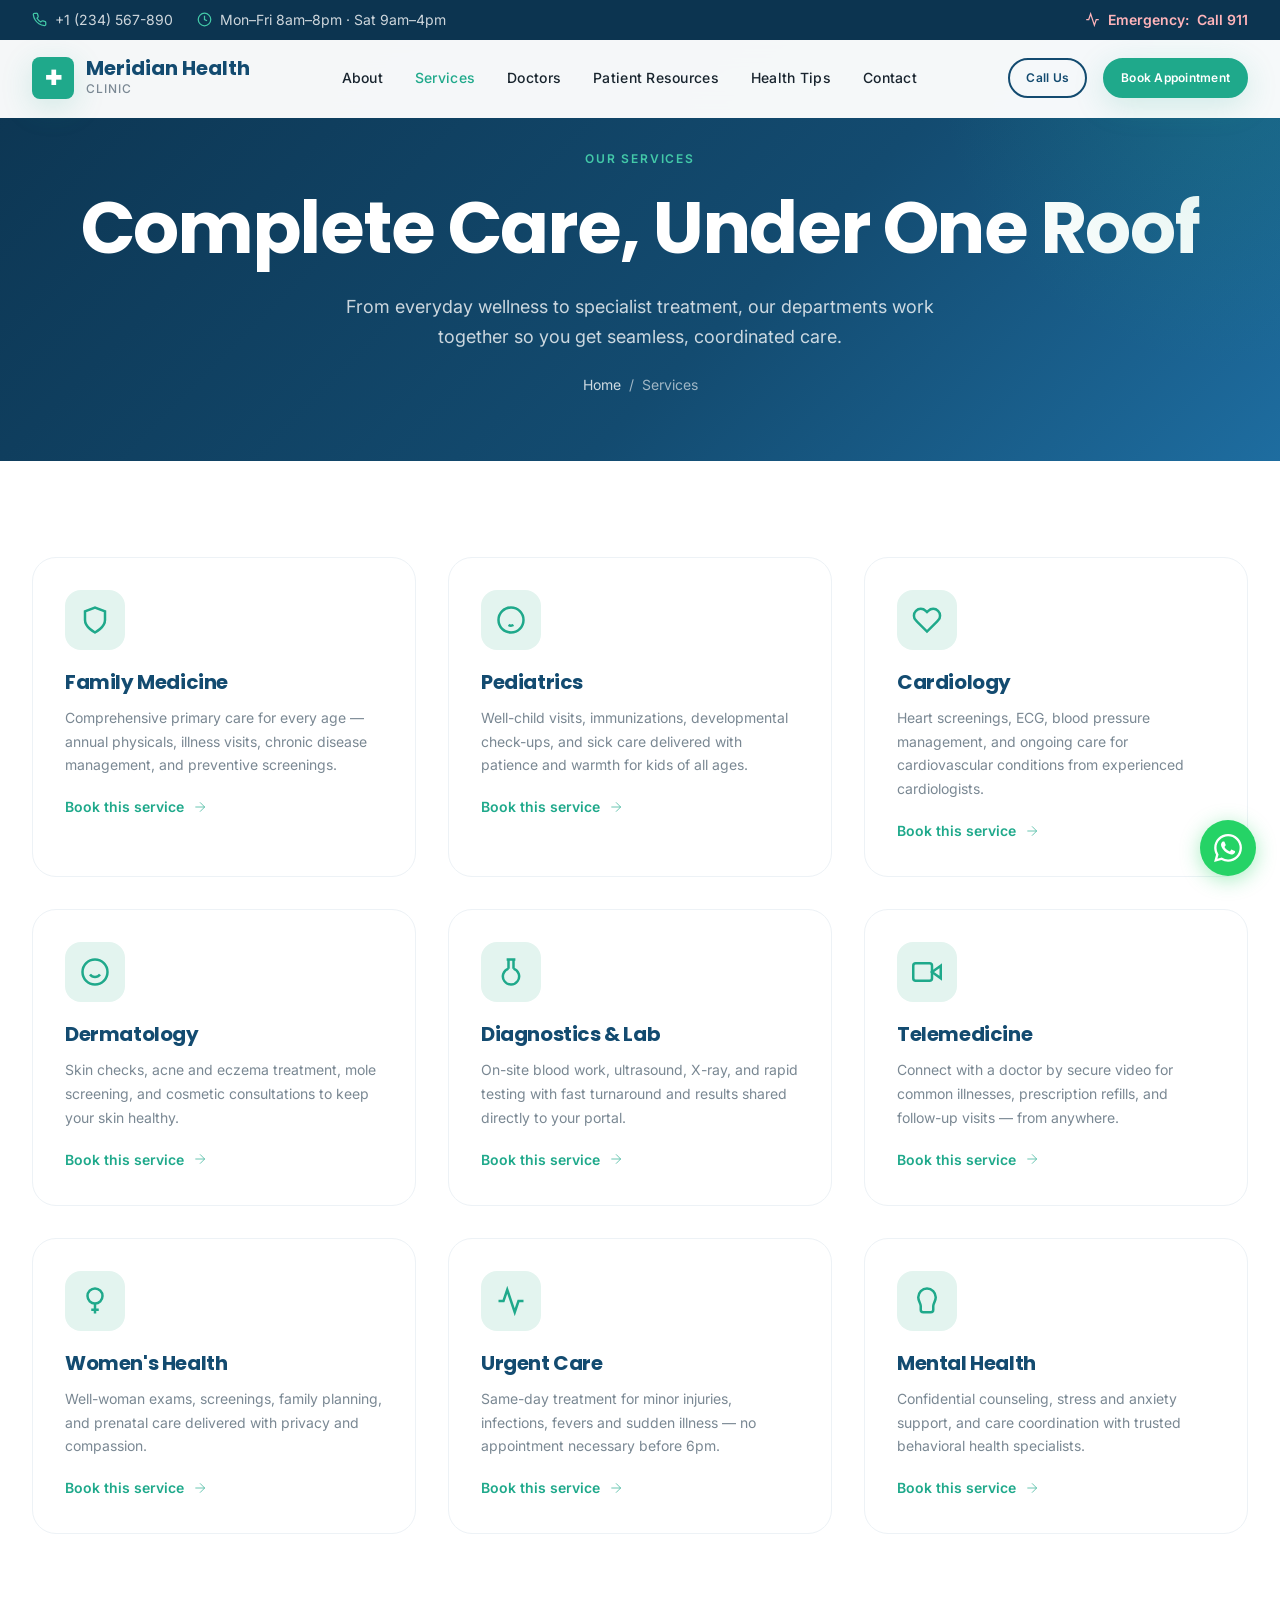
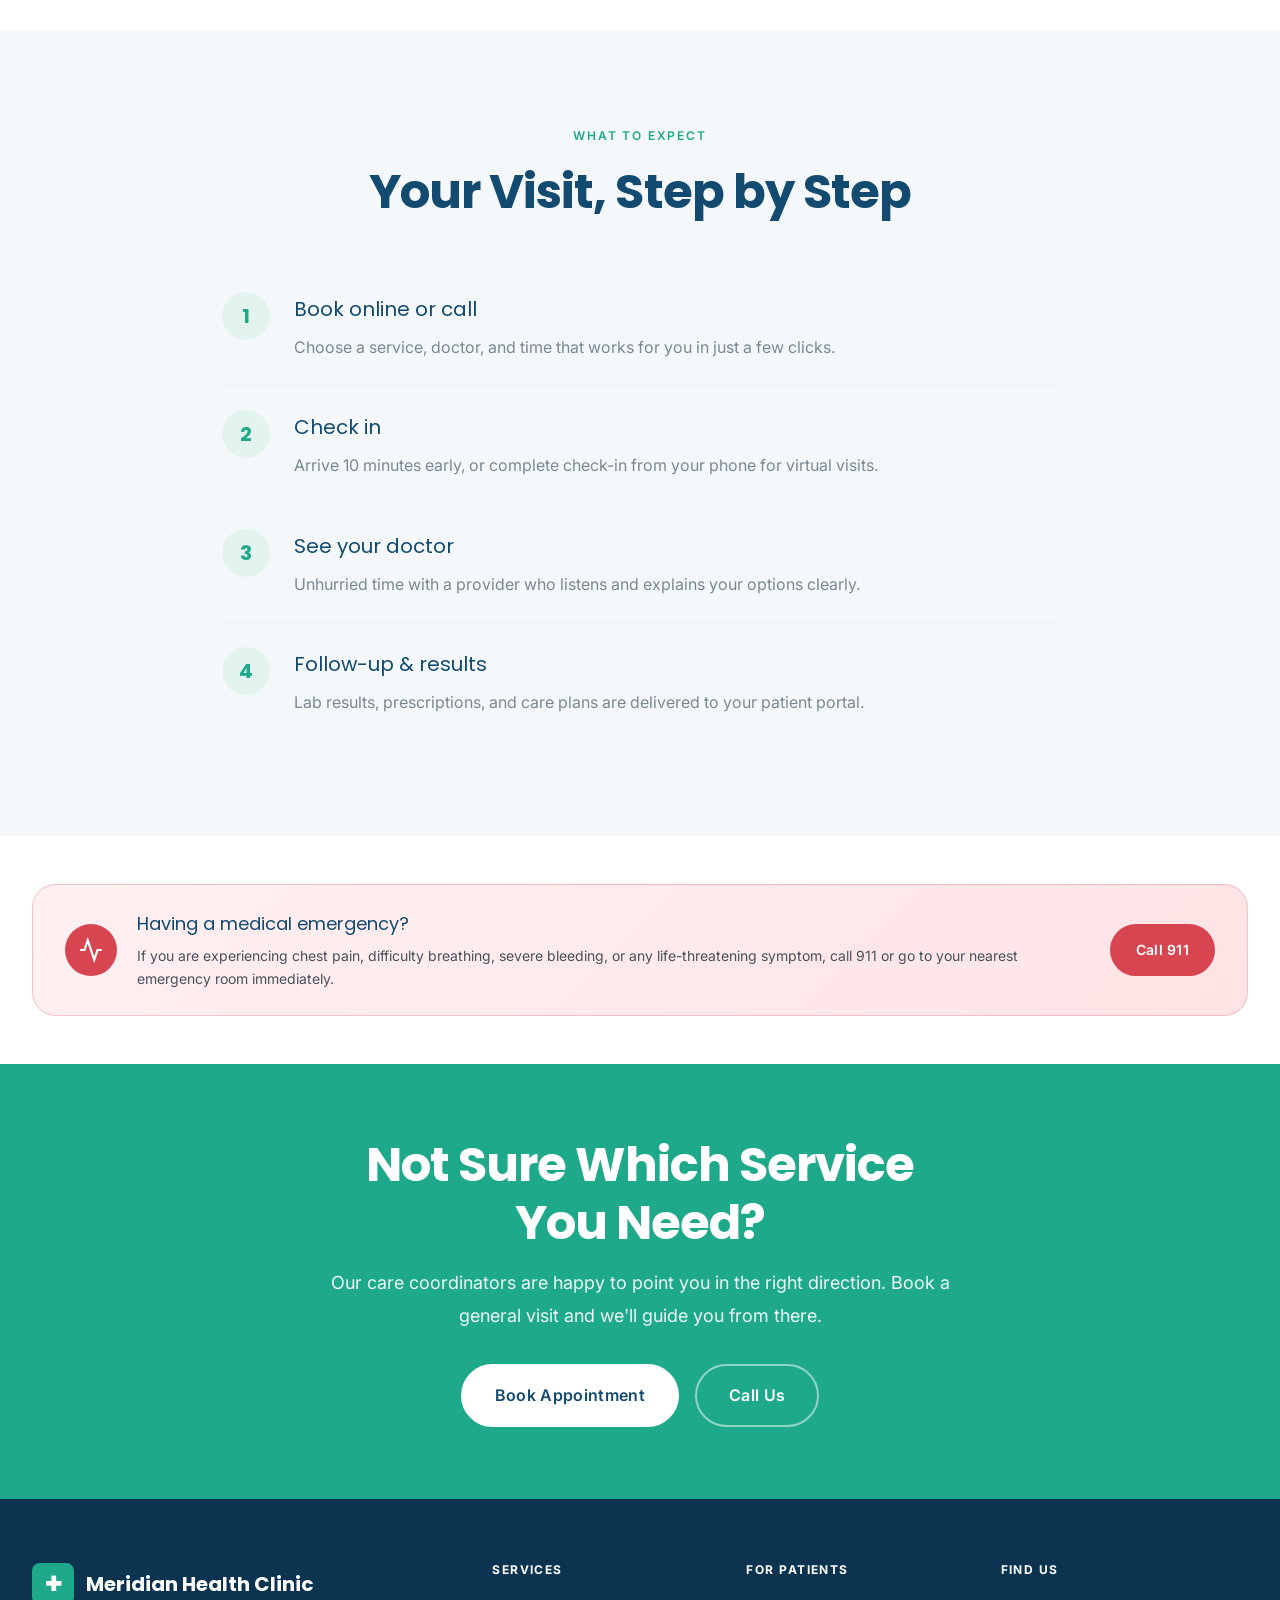
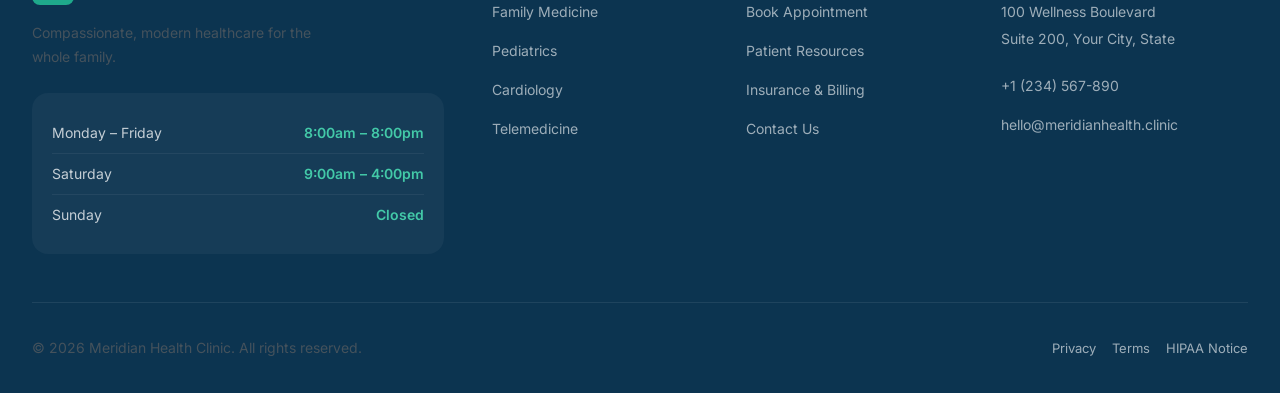
<file: Clinic Master Template/services.html>
<!DOCTYPE html>
<html lang="en">
<head>
  <meta charset="UTF-8" />
  <meta name="viewport" content="width=device-width, initial-scale=1.0" />
  <meta name="description" content="Explore the full range of medical services at Meridian Health Clinic — family medicine, pediatrics, cardiology, diagnostics, telemedicine and more." />
  <title>Our Services — Meridian Health Clinic</title>
  <link rel="preconnect" href="https://fonts.googleapis.com" />
  <link rel="preconnect" href="https://fonts.gstatic.com" crossorigin />
  <link href="https://fonts.googleapis.com/css2?family=Poppins:wght@500;600;700;800&family=Inter:wght@400;500;600&display=swap" rel="stylesheet" />
  <link rel="stylesheet" href="css/style.css" />
</head>
<body>

  <div class="topbar"><div class="topbar__inner">
    <div class="topbar__group">
      <span class="topbar__item"><svg viewBox="0 0 24 24" fill="none" stroke-width="2"><path d="M22 16.92v3a2 2 0 01-2.18 2 19.79 19.79 0 01-8.63-3.07 19.5 19.5 0 01-6-6 19.79 19.79 0 01-3.07-8.67A2 2 0 014.11 2h3a2 2 0 012 1.72c.13.96.36 1.9.7 2.81a2 2 0 01-.45 2.11L8.09 9.91a16 16 0 006 6l1.27-1.27a2 2 0 012.11-.45c.91.34 1.85.57 2.81.7A2 2 0 0122 16.92z"/></svg><a href="tel:+1234567890">+1 (234) 567-890</a></span>
      <span class="topbar__item"><svg viewBox="0 0 24 24" fill="none" stroke-width="2"><circle cx="12" cy="12" r="10"/><path d="M12 6v6l4 2"/></svg>Mon–Fri 8am–8pm · Sat 9am–4pm</span>
    </div>
    <div class="topbar__group"><span class="topbar__item topbar__item--emergency"><svg viewBox="0 0 24 24" fill="none" stroke-width="2"><path d="M22 12h-4l-3 9L9 3l-3 9H2"/></svg>Emergency: <a href="tel:911">Call 911</a></span></div>
  </div></div>

  <nav class="nav nav--scrolled" id="main-nav" data-transparent="false"><div class="nav__inner">
    <a href="index.html" class="nav__logo"><div class="nav__logo-mark">✚</div><div><div class="nav__logo-text">Meridian Health</div><div class="nav__logo-sub">Clinic</div></div></a>
    <ul class="nav__links">
      <li><a href="about.html" class="nav__link">About</a></li>
      <li><a href="services.html" class="nav__link">Services</a></li>
      <li><a href="doctors.html" class="nav__link">Doctors</a></li>
      <li><a href="patient-resources.html" class="nav__link">Patient Resources</a></li>
      <li><a href="health-tips.html" class="nav__link">Health Tips</a></li>
      <li><a href="contact.html" class="nav__link">Contact</a></li>
    </ul>
    <div class="nav__actions">
      <a href="tel:+1234567890" class="btn btn--secondary btn--sm">Call Us</a>
      <a href="book-appointment.html" class="btn btn--primary btn--sm">Book Appointment</a>
      <button class="nav__menu-btn" id="menu-btn" aria-label="Open menu"><span></span><span></span><span></span></button>
    </div>
  </div></nav>

  <div class="mobile-nav" id="mobile-nav">
    <button class="mobile-nav__close" id="mobile-nav-close" aria-label="Close menu">✕</button>
    <ul class="mobile-nav__links">
      <li><a href="index.html" class="mobile-nav__link">Home</a></li>
      <li><a href="about.html" class="mobile-nav__link">About</a></li>
      <li><a href="services.html" class="mobile-nav__link">Services</a></li>
      <li><a href="doctors.html" class="mobile-nav__link">Doctors</a></li>
      <li><a href="patient-resources.html" class="mobile-nav__link">Patient Resources</a></li>
      <li><a href="health-tips.html" class="mobile-nav__link">Health Tips</a></li>
      <li><a href="contact.html" class="mobile-nav__link">Contact</a></li>
      <li><a href="book-appointment.html" class="mobile-nav__link mobile-nav__link--cta">Book Appointment</a></li>
    </ul>
  </div>

  <header class="page-hero">
    <span class="page-hero__label">Our Services</span>
    <h1 class="page-hero__title">Complete Care, Under One Roof</h1>
    <p class="page-hero__subtitle">From everyday wellness to specialist treatment, our departments work together so you get seamless, coordinated care.</p>
    <div class="breadcrumb"><a href="index.html">Home</a> <span>/</span> <span>Services</span></div>
  </header>

  <main>
    <!-- SERVICES GRID -->
    <section class="section">
      <div class="container">
        <div class="grid grid-3 reveal">

          <div class="service-card" id="family-medicine">
            <div class="service-card__icon"><svg viewBox="0 0 24 24" stroke-width="2" fill="none"><path d="M12 22s8-4 8-10V5l-8-3-8 3v7c0 6 8 10 8 10z"/></svg></div>
            <h3 class="service-card__title">Family Medicine</h3>
            <p class="service-card__desc">Comprehensive primary care for every age — annual physicals, illness visits, chronic disease management, and preventive screenings.</p>
            <a href="book-appointment.html" class="service-card__link">Book this service <svg viewBox="0 0 24 24"><line x1="5" y1="12" x2="19" y2="12"/><polyline points="12 5 19 12 12 19"/></svg></a>
          </div>

          <div class="service-card" id="pediatrics">
            <div class="service-card__icon"><svg viewBox="0 0 24 24" stroke-width="2" fill="none"><circle cx="12" cy="12" r="10"/><path d="M9 12h.01M15 12h.01M10 16c.5.3 1.2.5 2 .5s1.5-.2 2-.5"/></svg></div>
            <h3 class="service-card__title">Pediatrics</h3>
            <p class="service-card__desc">Well-child visits, immunizations, developmental check-ups, and sick care delivered with patience and warmth for kids of all ages.</p>
            <a href="book-appointment.html" class="service-card__link">Book this service <svg viewBox="0 0 24 24"><line x1="5" y1="12" x2="19" y2="12"/><polyline points="12 5 19 12 12 19"/></svg></a>
          </div>

          <div class="service-card" id="cardiology">
            <div class="service-card__icon"><svg viewBox="0 0 24 24" stroke-width="2" fill="none"><path d="M20.84 4.61a5.5 5.5 0 00-7.78 0L12 5.67l-1.06-1.06a5.5 5.5 0 00-7.78 7.78l1.06 1.06L12 21.23l7.78-7.78 1.06-1.06a5.5 5.5 0 000-7.78z"/></svg></div>
            <h3 class="service-card__title">Cardiology</h3>
            <p class="service-card__desc">Heart screenings, ECG, blood pressure management, and ongoing care for cardiovascular conditions from experienced cardiologists.</p>
            <a href="book-appointment.html" class="service-card__link">Book this service <svg viewBox="0 0 24 24"><line x1="5" y1="12" x2="19" y2="12"/><polyline points="12 5 19 12 12 19"/></svg></a>
          </div>

          <div class="service-card" id="dermatology">
            <div class="service-card__icon"><svg viewBox="0 0 24 24" stroke-width="2" fill="none"><circle cx="12" cy="12" r="10"/><path d="M8 14s1.5 2 4 2 4-2 4-2"/></svg></div>
            <h3 class="service-card__title">Dermatology</h3>
            <p class="service-card__desc">Skin checks, acne and eczema treatment, mole screening, and cosmetic consultations to keep your skin healthy.</p>
            <a href="book-appointment.html" class="service-card__link">Book this service <svg viewBox="0 0 24 24"><line x1="5" y1="12" x2="19" y2="12"/><polyline points="12 5 19 12 12 19"/></svg></a>
          </div>

          <div class="service-card" id="diagnostics">
            <div class="service-card__icon"><svg viewBox="0 0 24 24" stroke-width="2" fill="none"><path d="M10 2v7.31M14 9.3V2M8.5 2h7M14 9.3a6.5 6.5 0 11-4 0"/></svg></div>
            <h3 class="service-card__title">Diagnostics & Lab</h3>
            <p class="service-card__desc">On-site blood work, ultrasound, X-ray, and rapid testing with fast turnaround and results shared directly to your portal.</p>
            <a href="book-appointment.html" class="service-card__link">Book this service <svg viewBox="0 0 24 24"><line x1="5" y1="12" x2="19" y2="12"/><polyline points="12 5 19 12 12 19"/></svg></a>
          </div>

          <div class="service-card" id="telemedicine">
            <div class="service-card__icon"><svg viewBox="0 0 24 24" stroke-width="2" fill="none"><polygon points="23 7 16 12 23 17 23 7"/><rect x="1" y="5" width="15" height="14" rx="2" ry="2"/></svg></div>
            <h3 class="service-card__title">Telemedicine</h3>
            <p class="service-card__desc">Connect with a doctor by secure video for common illnesses, prescription refills, and follow-up visits — from anywhere.</p>
            <a href="book-appointment.html" class="service-card__link">Book this service <svg viewBox="0 0 24 24"><line x1="5" y1="12" x2="19" y2="12"/><polyline points="12 5 19 12 12 19"/></svg></a>
          </div>

          <div class="service-card" id="womens-health">
            <div class="service-card__icon"><svg viewBox="0 0 24 24" stroke-width="2" fill="none"><circle cx="12" cy="8" r="6"/><path d="M12 14v8M9 19h6"/></svg></div>
            <h3 class="service-card__title">Women's Health</h3>
            <p class="service-card__desc">Well-woman exams, screenings, family planning, and prenatal care delivered with privacy and compassion.</p>
            <a href="book-appointment.html" class="service-card__link">Book this service <svg viewBox="0 0 24 24"><line x1="5" y1="12" x2="19" y2="12"/><polyline points="12 5 19 12 12 19"/></svg></a>
          </div>

          <div class="service-card" id="urgent-care">
            <div class="service-card__icon"><svg viewBox="0 0 24 24" stroke-width="2" fill="none"><path d="M22 12h-4l-3 9L9 3l-3 9H2"/></svg></div>
            <h3 class="service-card__title">Urgent Care</h3>
            <p class="service-card__desc">Same-day treatment for minor injuries, infections, fevers and sudden illness — no appointment necessary before 6pm.</p>
            <a href="book-appointment.html" class="service-card__link">Book this service <svg viewBox="0 0 24 24"><line x1="5" y1="12" x2="19" y2="12"/><polyline points="12 5 19 12 12 19"/></svg></a>
          </div>

          <div class="service-card" id="mental-health">
            <div class="service-card__icon"><svg viewBox="0 0 24 24" stroke-width="2" fill="none"><path d="M12 2a7 7 0 00-7 7c0 3 2 5 2 7v3a2 2 0 002 2h6a2 2 0 002-2v-3c0-2 2-4 2-7a7 7 0 00-7-7z"/></svg></div>
            <h3 class="service-card__title">Mental Health</h3>
            <p class="service-card__desc">Confidential counseling, stress and anxiety support, and care coordination with trusted behavioral health specialists.</p>
            <a href="book-appointment.html" class="service-card__link">Book this service <svg viewBox="0 0 24 24"><line x1="5" y1="12" x2="19" y2="12"/><polyline points="12 5 19 12 12 19"/></svg></a>
          </div>

        </div>
      </div>
    </section>

    <!-- HOW IT WORKS -->
    <section class="section section--warm">
      <div class="container container--narrow">
        <div class="section-header section-header--center reveal">
          <span class="section-header__label">What to Expect</span>
          <h2 class="section-header__title">Your Visit, Step by Step</h2>
        </div>
        <div class="steps reveal">
          <div class="step"><div class="step__number">1</div><div class="step__content"><div class="step__title">Book online or call</div><div class="step__desc">Choose a service, doctor, and time that works for you in just a few clicks.</div></div></div>
          <div class="step"><div class="step__number">2</div><div class="step__content"><div class="step__title">Check in</div><div class="step__desc">Arrive 10 minutes early, or complete check-in from your phone for virtual visits.</div></div></div>
          <div class="step"><div class="step__number">3</div><div class="step__content"><div class="step__title">See your doctor</div><div class="step__desc">Unhurried time with a provider who listens and explains your options clearly.</div></div></div>
          <div class="step"><div class="step__number">4</div><div class="step__content"><div class="step__title">Follow-up & results</div><div class="step__desc">Lab results, prescriptions, and care plans are delivered to your patient portal.</div></div></div>
        </div>
      </div>
    </section>

    <!-- EMERGENCY CALLOUT -->
    <section class="section" style="padding:48px 0;">
      <div class="container">
        <div class="callout callout--emergency reveal">
          <div class="callout__icon"><svg viewBox="0 0 24 24" stroke-width="2" fill="none"><path d="M22 12h-4l-3 9L9 3l-3 9H2"/></svg></div>
          <div class="callout__body">
            <div class="callout__title">Having a medical emergency?</div>
            <div class="callout__text">If you are experiencing chest pain, difficulty breathing, severe bleeding, or any life-threatening symptom, call 911 or go to your nearest emergency room immediately.</div>
          </div>
          <a href="tel:911" class="btn btn--emergency">Call 911</a>
        </div>
      </div>
    </section>

    <!-- CTA -->
    <section class="section" style="background:var(--color-accent);padding:72px 0;text-align:center;">
      <div class="container"><div class="reveal" style="max-width:620px;margin:0 auto;">
        <h2 style="color:white;margin-bottom:16px;">Not Sure Which Service You Need?</h2>
        <p style="color:rgba(255,255,255,0.92);font-size:18px;margin-bottom:32px;">Our care coordinators are happy to point you in the right direction. Book a general visit and we'll guide you from there.</p>
        <div style="display:flex;gap:16px;justify-content:center;flex-wrap:wrap;">
          <a href="book-appointment.html" class="btn btn--white btn--lg">Book Appointment</a>
          <a href="tel:+1234567890" class="btn btn--ghost btn--lg">Call Us</a>
        </div>
      </div></div>
    </section>
  </main>

  <footer class="footer"><div class="container">
    <div class="footer__grid">
      <div class="footer__brand">
        <a href="index.html" class="footer__logo"><div class="footer__logo-mark">✚</div><span class="footer__logo-name">Meridian Health Clinic</span></a>
        <p class="footer__tagline">Compassionate, modern healthcare for the whole family.</p>
        <div class="footer__hours">
          <div class="footer__hours-row"><span>Monday – Friday</span><span>8:00am – 8:00pm</span></div>
          <div class="footer__hours-row"><span>Saturday</span><span>9:00am – 4:00pm</span></div>
          <div class="footer__hours-row"><span>Sunday</span><span>Closed</span></div>
        </div>
      </div>
      <div><h4 class="footer__col-title">Services</h4><ul class="footer__links">
        <li><a href="services.html" class="footer__link">Family Medicine</a></li>
        <li><a href="services.html" class="footer__link">Pediatrics</a></li>
        <li><a href="services.html" class="footer__link">Cardiology</a></li>
        <li><a href="services.html" class="footer__link">Telemedicine</a></li>
      </ul></div>
      <div><h4 class="footer__col-title">For Patients</h4><ul class="footer__links">
        <li><a href="book-appointment.html" class="footer__link">Book Appointment</a></li>
        <li><a href="patient-resources.html" class="footer__link">Patient Resources</a></li>
        <li><a href="patient-resources.html#insurance" class="footer__link">Insurance & Billing</a></li>
        <li><a href="contact.html" class="footer__link">Contact Us</a></li>
      </ul></div>
      <div><h4 class="footer__col-title">Find Us</h4><ul class="footer__links">
        <li><span class="footer__link" style="cursor:default;color:rgba(255,255,255,0.6);">100 Wellness Boulevard<br>Suite 200, Your City, State</span></li>
        <li style="margin-top:8px;"><a href="tel:+1234567890" class="footer__link">+1 (234) 567-890</a></li>
        <li><a href="mailto:hello@meridianhealth.clinic" class="footer__link">hello@meridianhealth.clinic</a></li>
      </ul></div>
    </div>
    <div class="footer__bottom"><p>© 2026 Meridian Health Clinic. All rights reserved.</p><div style="display:flex;gap:16px;"><a href="#" class="footer__link" style="font-size:13px;">Privacy</a><a href="#" class="footer__link" style="font-size:13px;">Terms</a><a href="#" class="footer__link" style="font-size:13px;">HIPAA Notice</a></div></div>
  </div></footer>

  <a href="https://wa.me/[CLINIC_WHATSAPP]" class="whatsapp-float" target="_blank" rel="noopener" aria-label="Chat on WhatsApp"><svg viewBox="0 0 24 24" xmlns="http://www.w3.org/2000/svg"><path d="M17.472 14.382c-.297-.149-1.758-.867-2.03-.967-.273-.099-.471-.148-.67.15-.197.297-.767.966-.94 1.164-.173.199-.347.223-.644.075-.297-.15-1.255-.463-2.39-1.475-.883-.788-1.48-1.761-1.653-2.059-.173-.297-.018-.458.13-.606.134-.133.298-.347.446-.52.149-.174.198-.298.298-.497.099-.198.05-.371-.025-.52-.075-.149-.669-1.612-.916-2.207-.242-.579-.487-.5-.669-.51-.173-.008-.371-.01-.57-.01-.198 0-.52.074-.792.372-.272.297-1.04 1.016-1.04 2.479 0 1.462 1.065 2.875 1.213 3.074.149.198 2.096 3.2 5.077 4.487.709.306 1.262.489 1.694.625.712.227 1.36.195 1.871.118.571-.085 1.758-.719 2.006-1.413.248-.694.248-1.289.173-1.413-.074-.124-.272-.198-.57-.347m-5.421 7.403h-.004a9.87 9.87 0 01-5.031-1.378l-.361-.214-3.741.982.998-3.648-.235-.374a9.86 9.86 0 01-1.51-5.26c.001-5.45 4.436-9.884 9.888-9.884 2.64 0 5.122 1.03 6.988 2.898a9.825 9.825 0 012.893 6.994c-.003 5.45-4.437 9.884-9.885 9.884m8.413-18.297A11.815 11.815 0 0012.05 0C5.495 0 .16 5.335.157 11.892c0 2.096.547 4.142 1.588 5.945L.057 24l6.305-1.654a11.882 11.882 0 005.683 1.448h.005c6.554 0 11.89-5.335 11.893-11.893a11.821 11.821 0 00-3.48-8.413z"/></svg></a>

  <script src="js/main.js"></script>
</body>
</html>
</file>
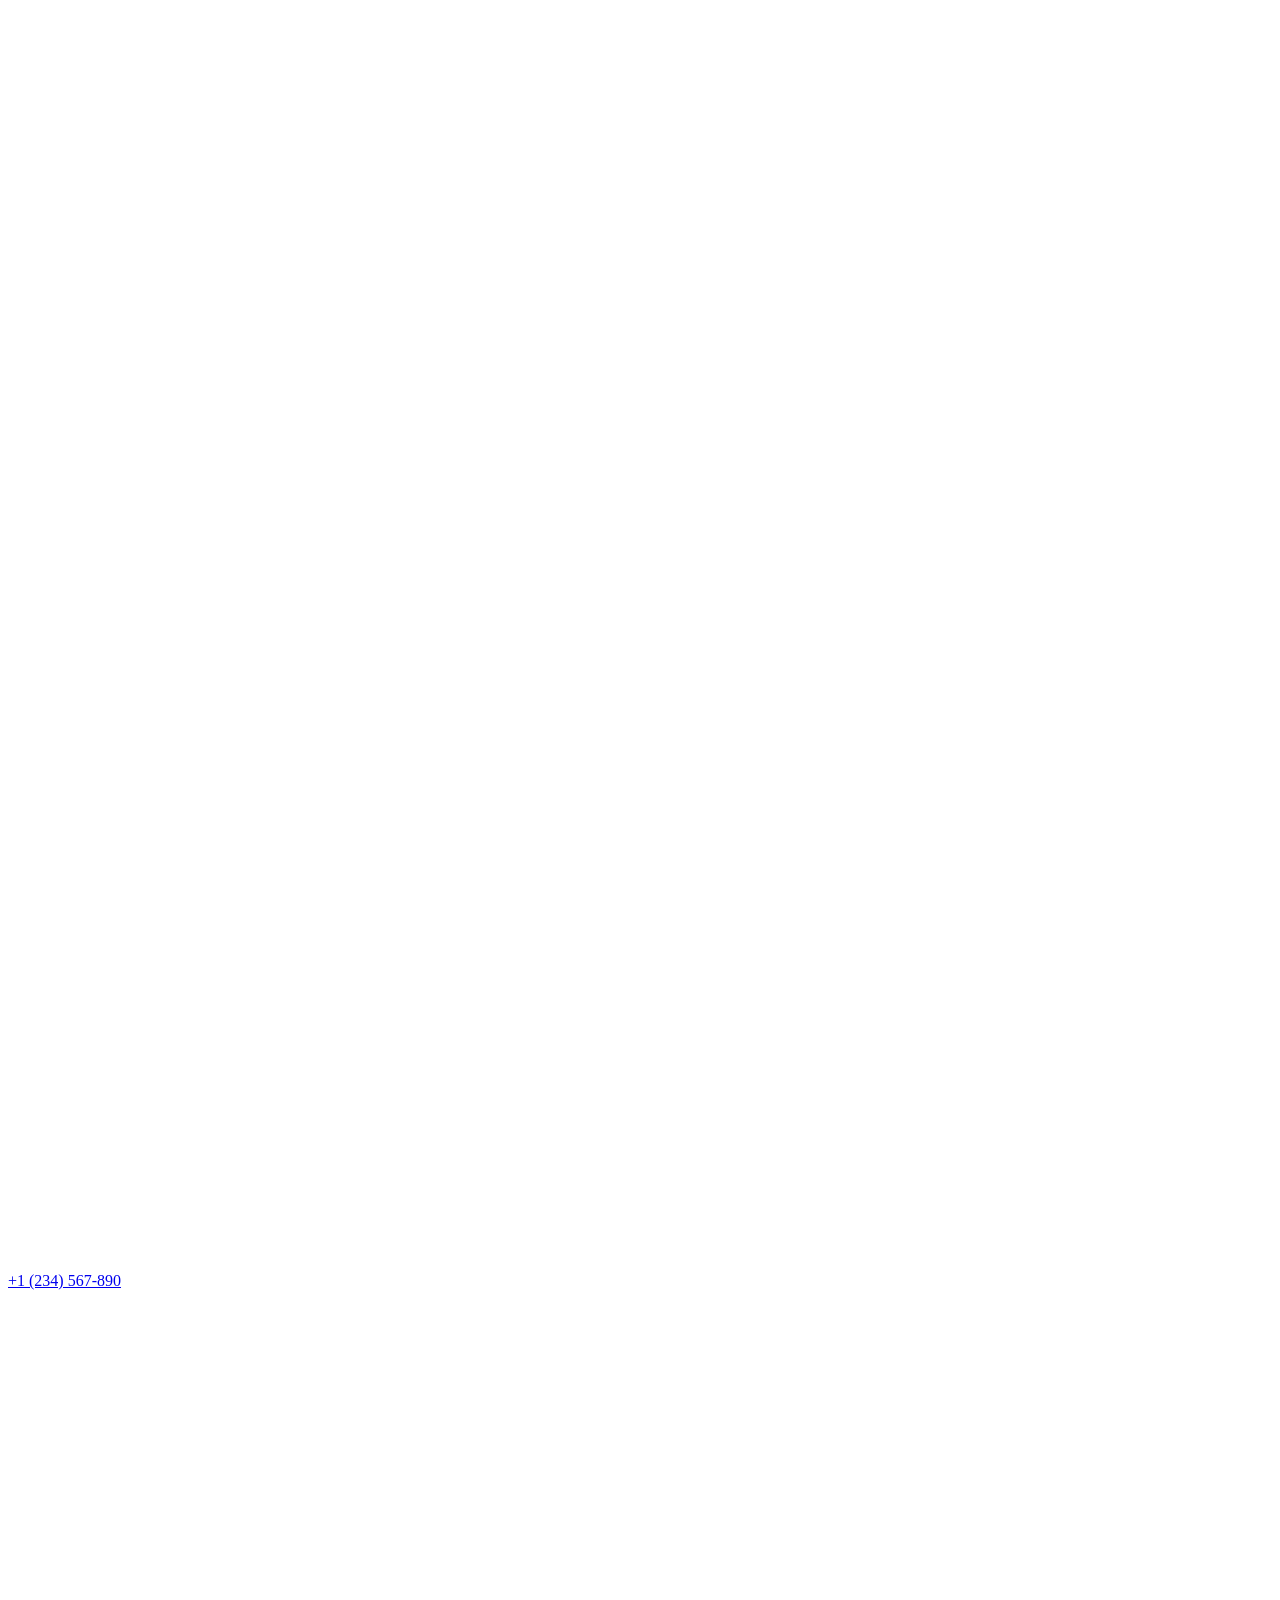
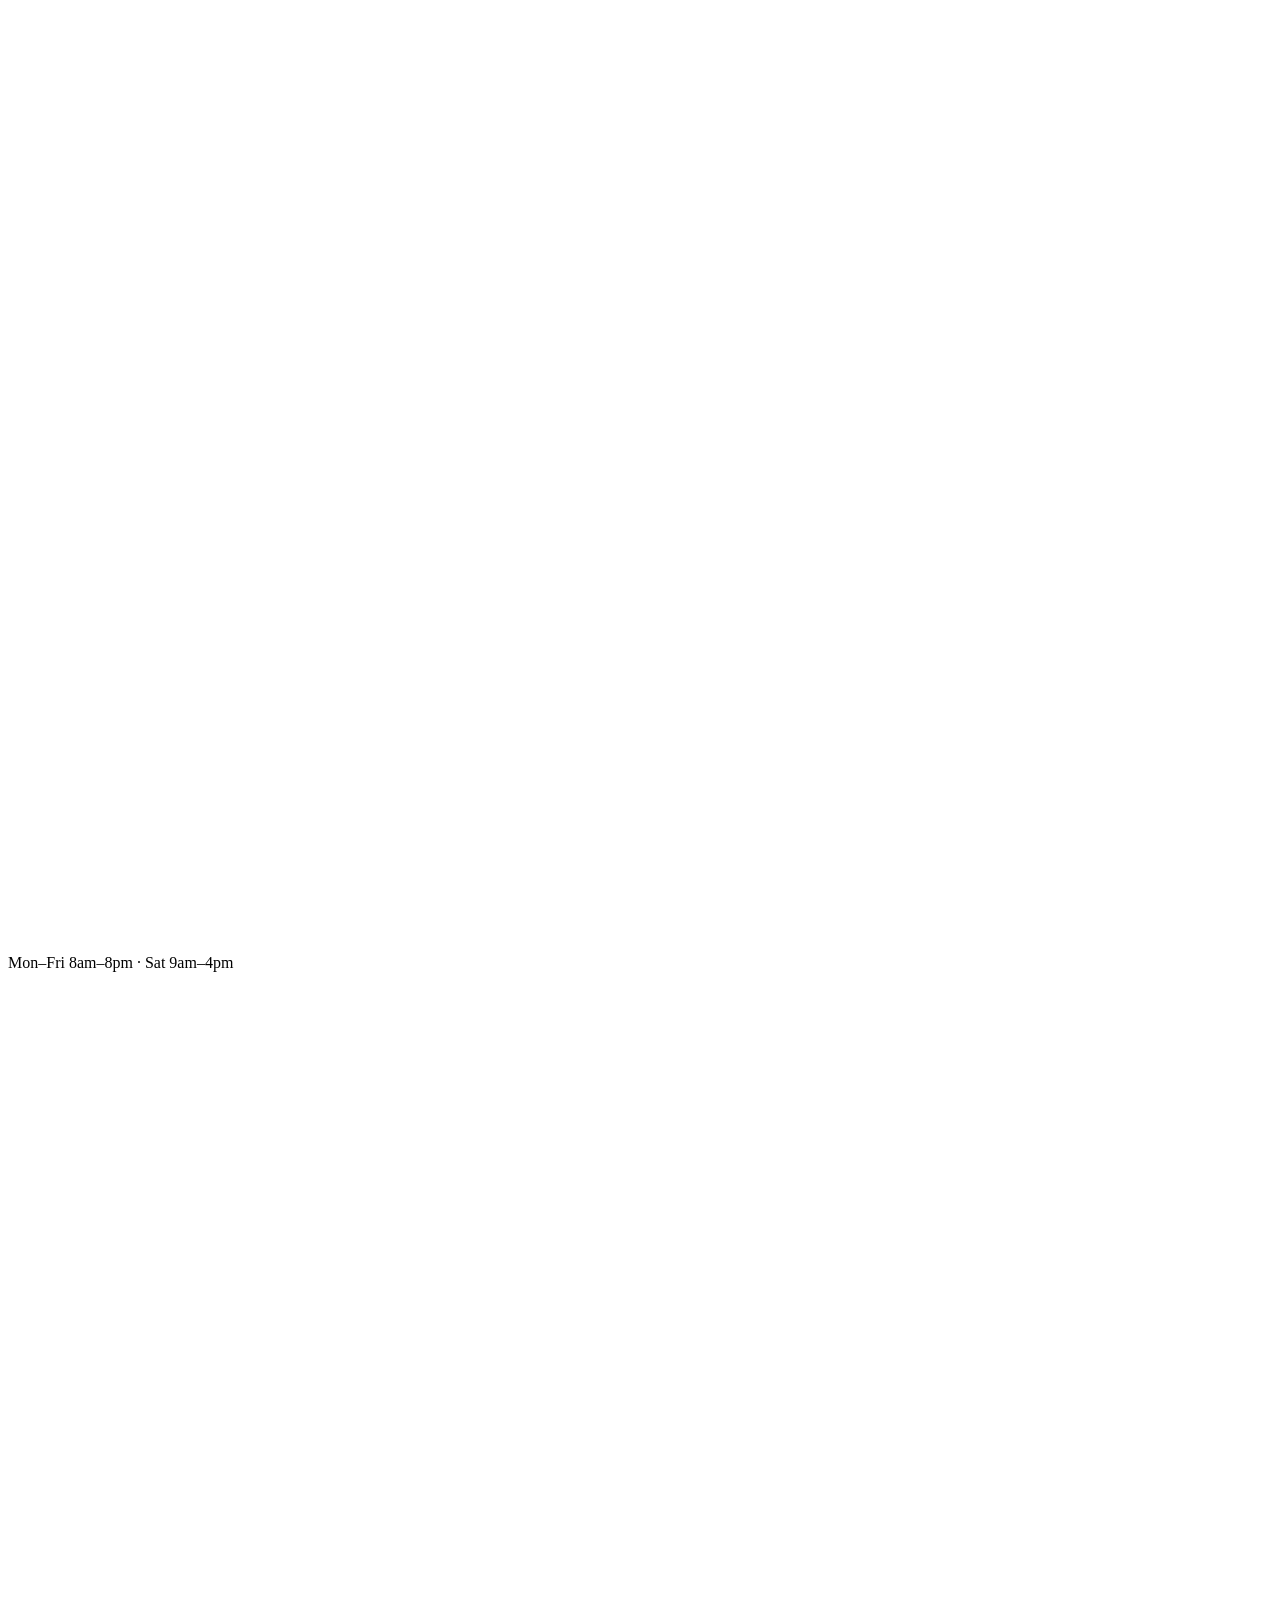
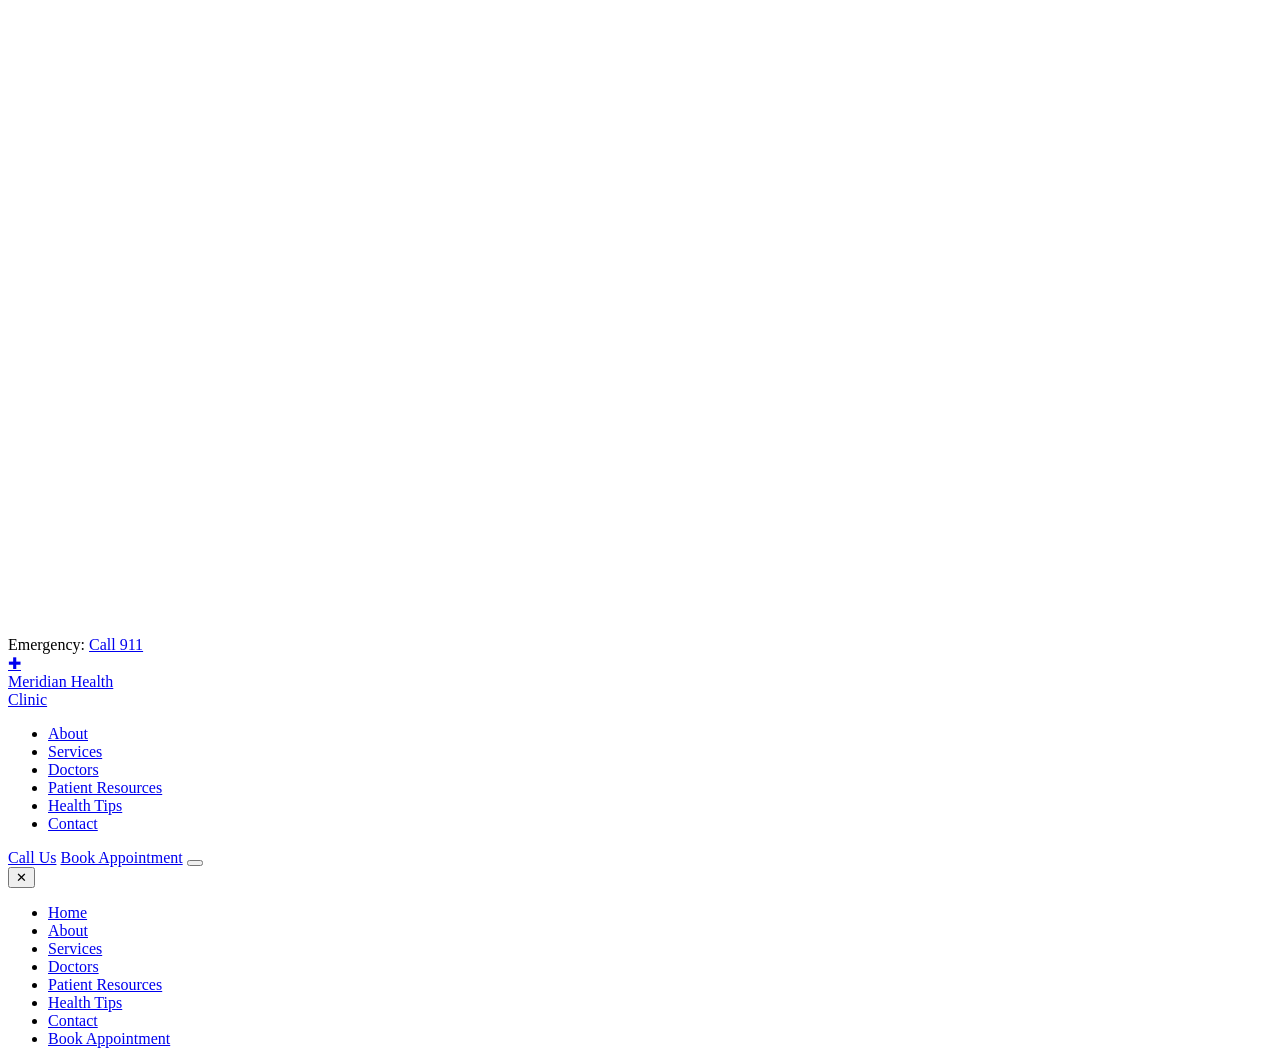
<file: Clinic Master Template/includes/nav.html>
<!-- ==========================================================================
   TOP UTILITY BAR + NAVIGATION — Include in every page
   Copy both blocks into each page's <body>. Update links per page.
   ========================================================================== -->

<!-- Top Utility Bar -->
<div class="topbar">
  <div class="topbar__inner">
    <div class="topbar__group">
      <span class="topbar__item">
        <svg viewBox="0 0 24 24" fill="none" stroke-width="2"><path d="M22 16.92v3a2 2 0 01-2.18 2 19.79 19.79 0 01-8.63-3.07 19.5 19.5 0 01-6-6 19.79 19.79 0 01-3.07-8.67A2 2 0 014.11 2h3a2 2 0 012 1.72c.13.96.36 1.9.7 2.81a2 2 0 01-.45 2.11L8.09 9.91a16 16 0 006 6l1.27-1.27a2 2 0 012.11-.45c.91.34 1.85.57 2.81.7A2 2 0 0122 16.92z"/></svg>
        <a href="tel:+1234567890">+1 (234) 567-890</a>
      </span>
      <span class="topbar__item">
        <svg viewBox="0 0 24 24" fill="none" stroke-width="2"><circle cx="12" cy="12" r="10"/><path d="M12 6v6l4 2"/></svg>
        Mon–Fri 8am–8pm · Sat 9am–4pm
      </span>
    </div>
    <div class="topbar__group">
      <span class="topbar__item topbar__item--emergency">
        <svg viewBox="0 0 24 24" fill="none" stroke-width="2"><path d="M22 12h-4l-3 9L9 3l-3 9H2"/></svg>
        Emergency: <a href="tel:911">Call 911</a>
      </span>
    </div>
  </div>
</div>

<!-- Navigation -->
<nav class="nav nav--transparent" id="main-nav" data-transparent="true">
  <div class="nav__inner">

    <a href="index.html" class="nav__logo">
      <div class="nav__logo-mark">✚</div>
      <div>
        <div class="nav__logo-text">Meridian Health</div>
        <div class="nav__logo-sub">Clinic</div>
      </div>
    </a>

    <ul class="nav__links">
      <li><a href="about.html" class="nav__link">About</a></li>
      <li><a href="services.html" class="nav__link">Services</a></li>
      <li><a href="doctors.html" class="nav__link">Doctors</a></li>
      <li><a href="patient-resources.html" class="nav__link">Patient Resources</a></li>
      <li><a href="health-tips.html" class="nav__link">Health Tips</a></li>
      <li><a href="contact.html" class="nav__link">Contact</a></li>
    </ul>

    <div class="nav__actions">
      <a href="tel:+1234567890" class="btn btn--secondary btn--sm">Call Us</a>
      <a href="book-appointment.html" class="btn btn--primary btn--sm">Book Appointment</a>
      <button class="nav__menu-btn" aria-label="Open menu" id="menu-btn">
        <span></span><span></span><span></span>
      </button>
    </div>

  </div>
</nav>

<!-- Mobile Navigation Overlay -->
<div class="mobile-nav" id="mobile-nav">
  <button class="mobile-nav__close" id="mobile-nav-close" aria-label="Close menu">✕</button>
  <ul class="mobile-nav__links">
    <li><a href="index.html" class="mobile-nav__link">Home</a></li>
    <li><a href="about.html" class="mobile-nav__link">About</a></li>
    <li><a href="services.html" class="mobile-nav__link">Services</a></li>
    <li><a href="doctors.html" class="mobile-nav__link">Doctors</a></li>
    <li><a href="patient-resources.html" class="mobile-nav__link">Patient Resources</a></li>
    <li><a href="health-tips.html" class="mobile-nav__link">Health Tips</a></li>
    <li><a href="contact.html" class="mobile-nav__link">Contact</a></li>
    <li><a href="book-appointment.html" class="mobile-nav__link mobile-nav__link--cta">Book Appointment</a></li>
  </ul>
</div>
</file>
<file: Clinic Master Template/css/style.css>
/* ==========================================================================
   CLINIC WEBSITE — MASTER STYLESHEET
   Design System: Clean, Clinical, Trustworthy, Calm & Modern
   Brand: Meridian Health Clinic (placeholder — find/replace to rebrand)
   ========================================================================== */

/* --------------------------------------------------------------------------
   1. DESIGN TOKENS (CSS VARIABLES)
   -------------------------------------------------------------------------- */
:root {
  /* Primary Palette — Clinical Blue & Fresh Medical Green */
  --color-primary:       #134B70;   /* deep clinical blue — trust */
  --color-primary-dark:  #0C3450;
  --color-primary-light: #1E6DA0;
  --color-accent:        #1FA98B;   /* medical green — health, vitality */
  --color-accent-light:  #43C9A8;
  --color-accent-subtle: #E3F4EF;

  /* Neutrals */
  --color-warm:          #F4F8FB;   /* cool clinical off-white */
  --color-cream:         #FAFCFE;
  --color-white:         #FFFFFF;
  --color-text:          #18242E;
  --color-text-soft:     #45525C;
  --color-muted:         #7A8893;
  --color-border:        #DCE6EC;
  --color-border-light:  #EDF2F6;

  /* Functional / status colors */
  --color-emergency:     #D64550;   /* emergency / urgent */
  --color-success:       #1FA98B;
  --color-info:          #1E6DA0;
  --color-warning:       #E0A23B;

  /* Typography */
  --font-heading:        'Poppins', 'Segoe UI', Tahoma, sans-serif;
  --font-body:           'Inter', -apple-system, BlinkMacSystemFont, sans-serif;
  --font-label:          'Inter', sans-serif;

  /* Type Scale */
  --text-xs:   0.75rem;
  --text-sm:   0.875rem;
  --text-base: 1rem;
  --text-lg:   1.125rem;
  --text-xl:   1.25rem;
  --text-2xl:  1.5rem;
  --text-3xl:  1.875rem;
  --text-4xl:  2.25rem;
  --text-5xl:  3rem;
  --text-6xl:  3.75rem;
  --text-7xl:  4.5rem;

  /* Spacing */
  --space-1:   0.25rem;
  --space-2:   0.5rem;
  --space-3:   0.75rem;
  --space-4:   1rem;
  --space-5:   1.25rem;
  --space-6:   1.5rem;
  --space-8:   2rem;
  --space-10:  2.5rem;
  --space-12:  3rem;
  --space-16:  4rem;
  --space-20:  5rem;
  --space-24:  6rem;
  --space-32:  8rem;
  --space-40:  10rem;

  /* Border Radius */
  --radius-sm:   4px;
  --radius-md:   8px;
  --radius-lg:   16px;
  --radius-xl:   24px;
  --radius-2xl:  32px;
  --radius-full: 9999px;

  /* Shadows */
  --shadow-sm:  0 1px 3px rgba(19,75,112,0.06), 0 1px 2px rgba(19,75,112,0.04);
  --shadow-md:  0 4px 16px rgba(19,75,112,0.08), 0 2px 6px rgba(19,75,112,0.05);
  --shadow-lg:  0 10px 40px rgba(19,75,112,0.10), 0 4px 16px rgba(19,75,112,0.06);
  --shadow-xl:  0 20px 60px rgba(19,75,112,0.12), 0 8px 24px rgba(19,75,112,0.08);
  --shadow-accent: 0 8px 32px rgba(31, 169, 139, 0.18);

  /* Transitions */
  --transition-fast:   150ms ease;
  --transition-base:   250ms ease;
  --transition-slow:   400ms ease;
  --transition-smooth: 600ms cubic-bezier(0.4, 0, 0.2, 1);

  /* Layout */
  --max-width:       1280px;
  --content-width:   900px;
  --nav-height:      80px;
  --topbar-height:   38px;
  --section-padding: var(--space-24) var(--space-8);
}

/* --------------------------------------------------------------------------
   2. RESET & BASE
   -------------------------------------------------------------------------- */
*, *::before, *::after {
  box-sizing: border-box;
  margin: 0;
  padding: 0;
}

html {
  font-size: 16px;
  scroll-behavior: smooth;
  -webkit-font-smoothing: antialiased;
  -moz-osx-font-smoothing: grayscale;
  text-rendering: optimizeLegibility;
}

body {
  font-family: var(--font-body);
  font-size: var(--text-base);
  color: var(--color-text);
  background-color: var(--color-white);
  line-height: 1.7;
  overflow-x: hidden;
}

img {
  max-width: 100%;
  height: auto;
  display: block;
}

a {
  color: inherit;
  text-decoration: none;
}

ul, ol { list-style: none; }

button {
  font-family: inherit;
  cursor: pointer;
  border: none;
  background: none;
}

input, textarea, select {
  font-family: inherit;
  font-size: inherit;
}

/* --------------------------------------------------------------------------
   3. TYPOGRAPHY
   -------------------------------------------------------------------------- */
h1, h2, h3, h4, h5, h6 {
  font-family: var(--font-heading);
  font-weight: 700;
  line-height: 1.2;
  color: var(--color-primary);
  letter-spacing: -0.02em;
}

h1 { font-size: clamp(var(--text-4xl), 6vw, var(--text-7xl)); }
h2 { font-size: clamp(var(--text-3xl), 4vw, var(--text-5xl)); }
h3 { font-size: clamp(var(--text-2xl), 3vw, var(--text-3xl)); }
h4 { font-size: var(--text-xl); }
h5 { font-size: var(--text-lg); }
h6 { font-size: var(--text-base); }

p {
  color: var(--color-text-soft);
  line-height: 1.8;
}

.text-lead {
  font-size: var(--text-xl);
  color: var(--color-text-soft);
  line-height: 1.7;
  font-weight: 400;
}

.text-label {
  font-family: var(--font-label);
  font-size: var(--text-xs);
  font-weight: 600;
  letter-spacing: 0.12em;
  text-transform: uppercase;
  color: var(--color-accent);
}

blockquote {
  font-family: var(--font-heading);
  font-size: var(--text-2xl);
  color: var(--color-primary);
  line-height: 1.5;
  border-left: 3px solid var(--color-accent);
  padding-left: var(--space-6);
}

/* --------------------------------------------------------------------------
   4. LAYOUT UTILITIES
   -------------------------------------------------------------------------- */
.container {
  width: 100%;
  max-width: var(--max-width);
  margin-left: auto;
  margin-right: auto;
  padding-left: var(--space-8);
  padding-right: var(--space-8);
}

.container--narrow { max-width: var(--content-width); }
.container--wide   { max-width: 1440px; }

.section      { padding: var(--space-24) 0; }
.section--lg  { padding: var(--space-32) 0; }
.section--sm  { padding: var(--space-16) 0; }
.section--warm  { background-color: var(--color-warm); }
.section--cream { background-color: var(--color-cream); }
.section--dark  { background-color: var(--color-primary); color: var(--color-white); }

.section--dark h1, .section--dark h2,
.section--dark h3, .section--dark h4 { color: var(--color-white); }
.section--dark p { color: rgba(255,255,255,0.75); }

.grid { display: grid; gap: var(--space-8); }
.grid-2 { grid-template-columns: repeat(2, 1fr); }
.grid-3 { grid-template-columns: repeat(3, 1fr); }
.grid-4 { grid-template-columns: repeat(4, 1fr); }

.flex { display: flex; }
.flex-center  { display: flex; align-items: center; justify-content: center; }
.flex-between { display: flex; align-items: center; justify-content: space-between; }
.flex-col { display: flex; flex-direction: column; }

.text-center { text-align: center; }
.text-left   { text-align: left; }
.text-right  { text-align: right; }

.gap-2 { gap: var(--space-2); }
.gap-4 { gap: var(--space-4); }
.gap-6 { gap: var(--space-6); }
.gap-8 { gap: var(--space-8); }

/* --------------------------------------------------------------------------
   5. NAVIGATION
   -------------------------------------------------------------------------- */
.nav {
  position: fixed;
  top: var(--topbar-height); left: 0; right: 0;
  z-index: 1000;
  height: var(--nav-height);
  display: flex;
  align-items: center;
  transition: background var(--transition-slow), box-shadow var(--transition-slow);
}

.nav--transparent { background: transparent; }

.nav--scrolled {
  background: rgba(255, 255, 255, 0.96);
  backdrop-filter: blur(12px);
  -webkit-backdrop-filter: blur(12px);
  box-shadow: 0 1px 0 rgba(19,75,112,0.08);
}

.nav__inner {
  width: 100%;
  max-width: var(--max-width);
  margin: 0 auto;
  padding: 0 var(--space-8);
  display: flex;
  align-items: center;
  justify-content: space-between;
}

.nav__logo { display: flex; align-items: center; gap: var(--space-3); }

.nav__logo-mark {
  width: 42px;
  height: 42px;
  background: var(--color-accent);
  border-radius: var(--radius-md);
  display: flex;
  align-items: center;
  justify-content: center;
  color: white;
  font-size: var(--text-xl);
  font-weight: 700;
  box-shadow: var(--shadow-accent);
}

.nav__logo-text {
  font-family: var(--font-heading);
  font-size: var(--text-xl);
  font-weight: 700;
  color: var(--color-primary);
  line-height: 1.1;
}

.nav__logo-sub {
  font-family: var(--font-body);
  font-size: var(--text-xs);
  color: var(--color-muted);
  font-weight: 500;
  letter-spacing: 0.08em;
  text-transform: uppercase;
}

.nav--transparent .nav__logo-text,
.nav--transparent .nav__logo-sub { color: white; }

.nav__links { display: flex; align-items: center; gap: var(--space-8); }

.nav__link {
  font-size: var(--text-sm);
  font-weight: 500;
  color: var(--color-text);
  letter-spacing: 0.02em;
  transition: color var(--transition-fast);
  position: relative;
}

.nav--transparent .nav__link { color: rgba(255,255,255,0.88); }

.nav__link:hover,
.nav__link--active { color: var(--color-accent); }

.nav--transparent .nav__link:hover { color: white; }

.nav__actions { display: flex; align-items: center; gap: var(--space-4); }

.nav__menu-btn {
  display: none;
  flex-direction: column;
  gap: 5px;
  padding: var(--space-2);
}

.nav__menu-btn span {
  display: block;
  width: 24px;
  height: 2px;
  background: var(--color-primary);
  transition: transform var(--transition-base), opacity var(--transition-fast);
  border-radius: 2px;
}

.nav--transparent .nav__menu-btn span { background: white; }

/* Mobile Nav Overlay */
.mobile-nav {
  position: fixed;
  inset: 0;
  z-index: 999;
  background: var(--color-primary);
  display: flex;
  flex-direction: column;
  align-items: center;
  justify-content: center;
  opacity: 0;
  pointer-events: none;
  transition: opacity var(--transition-smooth);
}

.mobile-nav--open { opacity: 1; pointer-events: all; }

.mobile-nav__close {
  position: absolute;
  top: var(--space-6);
  right: var(--space-8);
  color: white;
  font-size: var(--text-2xl);
}

.mobile-nav__links {
  display: flex;
  flex-direction: column;
  align-items: center;
  gap: var(--space-6);
  text-align: center;
}

.mobile-nav__link {
  font-family: var(--font-heading);
  font-size: var(--text-3xl);
  color: rgba(255,255,255,0.85);
  font-weight: 700;
  transition: color var(--transition-fast);
}

.mobile-nav__link:hover { color: var(--color-accent-light); }
.mobile-nav__link--cta { color: var(--color-accent-light); }

/* --------------------------------------------------------------------------
   6. TOP UTILITY BAR (above nav — phone / hours / emergency)
   -------------------------------------------------------------------------- */
.topbar {
  position: fixed;
  top: 0; left: 0; right: 0;
  z-index: 1001;
  background: var(--color-primary-dark);
  color: rgba(255,255,255,0.85);
  font-size: var(--text-sm);
}

.topbar__inner {
  max-width: var(--max-width);
  margin: 0 auto;
  padding: var(--space-2) var(--space-8);
  display: flex;
  align-items: center;
  justify-content: space-between;
  flex-wrap: wrap;
  gap: var(--space-4);
}

.topbar__group { display: flex; align-items: center; gap: var(--space-6); flex-wrap: wrap; }

.topbar__item {
  display: flex;
  align-items: center;
  gap: var(--space-2);
  color: rgba(255,255,255,0.8);
}

.topbar__item svg { width: 15px; height: 15px; stroke: var(--color-accent-light); }

.topbar__item--emergency { color: #FFB4BA; font-weight: 600; }
.topbar__item--emergency svg { stroke: #FFB4BA; }

/* --------------------------------------------------------------------------
   7. BUTTONS & CTAs
   -------------------------------------------------------------------------- */
.btn {
  display: inline-flex;
  align-items: center;
  justify-content: center;
  gap: var(--space-2);
  font-family: var(--font-body);
  font-size: var(--text-sm);
  font-weight: 600;
  letter-spacing: 0.02em;
  padding: var(--space-3) var(--space-6);
  border-radius: var(--radius-full);
  transition: all var(--transition-base);
  cursor: pointer;
  border: 2px solid transparent;
  white-space: nowrap;
}

.btn--primary {
  background: var(--color-accent);
  color: white;
  border-color: var(--color-accent);
  box-shadow: var(--shadow-accent);
}
.btn--primary:hover {
  background: var(--color-accent-light);
  border-color: var(--color-accent-light);
  transform: translateY(-1px);
  box-shadow: 0 12px 40px rgba(31, 169, 139, 0.28);
}

.btn--secondary {
  background: transparent;
  color: var(--color-primary);
  border-color: var(--color-primary);
}
.btn--secondary:hover {
  background: var(--color-primary);
  color: white;
  transform: translateY(-1px);
}

.btn--ghost {
  background: transparent;
  color: white;
  border-color: rgba(255,255,255,0.5);
}
.btn--ghost:hover { background: rgba(255,255,255,0.12); border-color: white; }

.btn--white {
  background: white;
  color: var(--color-primary);
  border-color: white;
}
.btn--white:hover { background: var(--color-warm); transform: translateY(-1px); }

.btn--emergency {
  background: var(--color-emergency);
  color: white;
  border-color: var(--color-emergency);
}
.btn--emergency:hover { background: #c23a44; border-color: #c23a44; }

.btn--lg { font-size: var(--text-base); padding: var(--space-4) var(--space-8); }
.btn--sm { font-size: var(--text-xs); padding: var(--space-2) var(--space-4); }
.btn--full { width: 100%; }

.btn svg { width: 18px; height: 18px; flex-shrink: 0; }

/* Floating WhatsApp button */
.whatsapp-float {
  position: fixed;
  bottom: var(--space-6);
  right: var(--space-6);
  z-index: 900;
  width: 56px;
  height: 56px;
  background: #25D366;
  border-radius: var(--radius-full);
  display: flex;
  align-items: center;
  justify-content: center;
  box-shadow: 0 4px 20px rgba(37, 211, 102, 0.4);
  transition: transform var(--transition-base), box-shadow var(--transition-base);
}
.whatsapp-float:hover { transform: scale(1.1); box-shadow: 0 8px 32px rgba(37, 211, 102, 0.5); }
.whatsapp-float svg { width: 28px; height: 28px; fill: white; }

/* --------------------------------------------------------------------------
   8. HERO SECTIONS
   -------------------------------------------------------------------------- */
.hero {
  position: relative;
  min-height: 100vh;
  display: flex;
  align-items: center;
  overflow: hidden;
}

.hero__bg {
  position: absolute;
  inset: 0;
  background-size: cover;
  background-position: center;
  background-repeat: no-repeat;
}

.hero__bg::after {
  content: '';
  position: absolute;
  inset: 0;
  background: linear-gradient(
    115deg,
    rgba(12, 52, 80, 0.92) 0%,
    rgba(19, 75, 112, 0.72) 45%,
    rgba(31, 169, 139, 0.30) 100%
  );
}

.hero__bg--gradient {
  background: linear-gradient(135deg, var(--color-primary-dark) 0%, var(--color-primary) 55%, var(--color-primary-light) 100%);
}
.hero__bg--gradient::after { background: none; }

.hero__content {
  position: relative;
  z-index: 2;
  width: 100%;
  max-width: var(--max-width);
  margin: 0 auto;
  padding: calc(var(--nav-height) + var(--space-16)) var(--space-8) var(--space-20);
}

.hero__label {
  display: inline-flex;
  align-items: center;
  gap: var(--space-2);
  background: rgba(31,169,139,0.18);
  border: 1px solid rgba(67,201,168,0.4);
  border-radius: var(--radius-full);
  padding: var(--space-2) var(--space-4);
  font-family: var(--font-label);
  font-size: var(--text-xs);
  font-weight: 600;
  letter-spacing: 0.1em;
  text-transform: uppercase;
  color: var(--color-accent-light);
  margin-bottom: var(--space-5);
}

.hero__title {
  font-family: var(--font-heading);
  font-size: clamp(var(--text-4xl), 6vw, var(--text-7xl));
  font-weight: 700;
  color: white;
  line-height: 1.1;
  letter-spacing: -0.03em;
  margin-bottom: var(--space-6);
  max-width: 820px;
}

.hero__title span { color: var(--color-accent-light); display: block; }

.hero__subtitle {
  font-size: var(--text-lg);
  color: rgba(255,255,255,0.82);
  line-height: 1.7;
  margin-bottom: var(--space-10);
  max-width: 560px;
}

.hero__actions { display: flex; flex-wrap: wrap; gap: var(--space-4); align-items: center; }

.hero__trust {
  display: flex;
  flex-wrap: wrap;
  gap: var(--space-6);
  margin-top: var(--space-10);
}

.hero__trust-item {
  display: flex;
  align-items: center;
  gap: var(--space-2);
  color: rgba(255,255,255,0.85);
  font-size: var(--text-sm);
}

.hero__trust-item svg { width: 20px; height: 20px; stroke: var(--color-accent-light); flex-shrink: 0; }

.hero__scroll {
  position: absolute;
  bottom: var(--space-8);
  left: 50%;
  transform: translateX(-50%);
  z-index: 2;
  display: flex;
  flex-direction: column;
  align-items: center;
  gap: var(--space-2);
  color: rgba(255,255,255,0.5);
  font-size: var(--text-xs);
  letter-spacing: 0.1em;
  text-transform: uppercase;
  animation: scrollBounce 2s ease-in-out infinite;
}

.hero__scroll-line {
  width: 1px;
  height: 48px;
  background: linear-gradient(to bottom, rgba(255,255,255,0.5), transparent);
}

@keyframes scrollBounce {
  0%, 100% { transform: translateX(-50%) translateY(0); }
  50% { transform: translateX(-50%) translateY(6px); }
}

/* Info bar at bottom of hero (hours / location / phone) */
.info-bar {
  background: rgba(255,255,255,0.08);
  backdrop-filter: blur(8px);
  border-top: 1px solid rgba(255,255,255,0.12);
  padding: var(--space-4) var(--space-8);
  position: relative;
  z-index: 2;
}

.info-bar__inner {
  max-width: var(--max-width);
  margin: 0 auto;
  display: flex;
  flex-wrap: wrap;
  align-items: center;
  justify-content: center;
  gap: var(--space-8);
}

.info-bar__item {
  display: flex;
  align-items: center;
  gap: var(--space-3);
  color: rgba(255,255,255,0.88);
  font-size: var(--text-sm);
}

.info-bar__dot {
  width: 6px;
  height: 6px;
  border-radius: var(--radius-full);
  background: var(--color-accent-light);
  flex-shrink: 0;
}

/* Page hero (inner pages) */
.page-hero {
  padding: calc(var(--nav-height) + var(--space-16)) var(--space-8) var(--space-16);
  background: linear-gradient(135deg, var(--color-primary-dark) 0%, var(--color-primary) 60%, var(--color-primary-light) 100%);
  text-align: center;
  position: relative;
  overflow: hidden;
}

.page-hero::before {
  content: '';
  position: absolute;
  top: -50%; right: -20%;
  width: 600px; height: 600px;
  background: radial-gradient(circle, rgba(31,169,139,0.18) 0%, transparent 70%);
  pointer-events: none;
}

.page-hero__label {
  display: inline-block;
  font-family: var(--font-label);
  font-size: var(--text-xs);
  font-weight: 600;
  letter-spacing: 0.15em;
  text-transform: uppercase;
  color: var(--color-accent-light);
  margin-bottom: var(--space-4);
}

.page-hero__title { color: white; margin-bottom: var(--space-5); }

.page-hero__subtitle {
  color: rgba(255,255,255,0.78);
  font-size: var(--text-lg);
  max-width: 620px;
  margin: 0 auto;
  line-height: 1.7;
}

/* Breadcrumb */
.breadcrumb {
  display: flex;
  align-items: center;
  justify-content: center;
  gap: var(--space-2);
  margin-top: var(--space-5);
  font-size: var(--text-sm);
  color: rgba(255,255,255,0.6);
}
.breadcrumb a { color: rgba(255,255,255,0.8); }
.breadcrumb a:hover { color: var(--color-accent-light); }

/* --------------------------------------------------------------------------
   9. SECTION HEADERS
   -------------------------------------------------------------------------- */
.section-header { margin-bottom: var(--space-12); }

.section-header--center {
  text-align: center;
  max-width: 680px;
  margin-left: auto;
  margin-right: auto;
}

.section-header__label {
  display: block;
  font-family: var(--font-label);
  font-size: var(--text-xs);
  font-weight: 600;
  letter-spacing: 0.15em;
  text-transform: uppercase;
  color: var(--color-accent);
  margin-bottom: var(--space-4);
}

.section-header__title { margin-bottom: var(--space-5); }

.section-header__desc {
  font-size: var(--text-lg);
  color: var(--color-muted);
  line-height: 1.7;
}

/* --------------------------------------------------------------------------
   10. CARDS
   -------------------------------------------------------------------------- */
.card {
  background: white;
  border-radius: var(--radius-xl);
  overflow: hidden;
  transition: transform var(--transition-base), box-shadow var(--transition-base);
  border: 1px solid var(--color-border-light);
}
.card:hover { transform: translateY(-4px); box-shadow: var(--shadow-lg); }

.card__image {
  width: 100%;
  aspect-ratio: 16/9;
  object-fit: cover;
  background: var(--color-warm);
}

.card__body { padding: var(--space-6); }

.card__label {
  font-family: var(--font-label);
  font-size: var(--text-xs);
  font-weight: 600;
  letter-spacing: 0.1em;
  text-transform: uppercase;
  color: var(--color-accent);
  margin-bottom: var(--space-2);
  display: block;
}

.card__title {
  font-size: var(--text-xl);
  font-family: var(--font-heading);
  font-weight: 700;
  color: var(--color-primary);
  margin-bottom: var(--space-3);
  line-height: 1.3;
}

.card__text {
  font-size: var(--text-sm);
  color: var(--color-muted);
  line-height: 1.7;
  margin-bottom: var(--space-5);
}

.card__meta {
  font-size: var(--text-xs);
  color: var(--color-muted);
  display: flex;
  align-items: center;
  gap: var(--space-4);
}

/* Service Card */
.service-card {
  background: white;
  border-radius: var(--radius-xl);
  padding: var(--space-8);
  border: 1px solid var(--color-border-light);
  transition: all var(--transition-base);
  position: relative;
  overflow: hidden;
}

.service-card::before {
  content: '';
  position: absolute;
  top: 0; left: 0; right: 0;
  height: 3px;
  background: var(--color-accent);
  transform: scaleX(0);
  transform-origin: left;
  transition: transform var(--transition-smooth);
}
.service-card:hover::before { transform: scaleX(1); }
.service-card:hover { transform: translateY(-4px); box-shadow: var(--shadow-lg); }

.service-card__icon {
  width: 60px;
  height: 60px;
  border-radius: var(--radius-lg);
  background: var(--color-accent-subtle);
  display: flex;
  align-items: center;
  justify-content: center;
  margin-bottom: var(--space-5);
}
.service-card__icon svg { width: 30px; height: 30px; stroke: var(--color-accent); fill: none; }

.service-card__title {
  font-family: var(--font-heading);
  font-size: var(--text-xl);
  color: var(--color-primary);
  margin-bottom: var(--space-3);
}

.service-card__desc {
  font-size: var(--text-sm);
  color: var(--color-muted);
  line-height: 1.7;
  margin-bottom: var(--space-4);
}

.service-card__link {
  font-size: var(--text-sm);
  font-weight: 600;
  color: var(--color-accent);
  display: inline-flex;
  align-items: center;
  gap: var(--space-2);
  transition: gap var(--transition-base);
}
.service-card__link:hover { gap: var(--space-3); }
.service-card__link svg { width: 16px; height: 16px; stroke: currentColor; fill: none; }

/* Doctor Card */
.doctor-card {
  background: white;
  border-radius: var(--radius-xl);
  overflow: hidden;
  border: 1px solid var(--color-border-light);
  transition: transform var(--transition-base), box-shadow var(--transition-base);
  display: flex;
  flex-direction: column;
  height: 100%;
}
.doctor-card:hover { transform: translateY(-4px); box-shadow: var(--shadow-lg); }

.doctor-card__photo-wrap {
  position: relative;
  aspect-ratio: 4/5;
  overflow: hidden;
  flex-shrink: 0;
  background: linear-gradient(135deg, var(--color-warm), var(--color-accent-subtle));
}
.doctor-card__photo {
  width: 100%; height: 100%;
  object-fit: cover;
  transition: transform var(--transition-smooth);
}
.doctor-card:hover .doctor-card__photo { transform: scale(1.04); }

.doctor-card__badge {
  position: absolute;
  top: var(--space-4);
  left: var(--space-4);
  background: rgba(255,255,255,0.92);
  backdrop-filter: blur(4px);
  color: var(--color-accent);
  font-size: var(--text-xs);
  font-weight: 600;
  padding: var(--space-1) var(--space-3);
  border-radius: var(--radius-full);
}

.doctor-card__body {
  padding: var(--space-6);
  display: flex;
  flex-direction: column;
  flex: 1;
}

/* Pin the Book button to the bottom so cards align regardless of name length */
.doctor-card__body .btn { margin-top: auto; }

.doctor-card__name {
  font-family: var(--font-heading);
  font-size: var(--text-xl);
  color: var(--color-primary);
  margin-bottom: var(--space-1);
}

.doctor-card__specialty {
  font-size: var(--text-sm);
  color: var(--color-accent);
  font-weight: 600;
  margin-bottom: var(--space-3);
}

.doctor-card__meta {
  font-size: var(--text-sm);
  color: var(--color-muted);
  display: flex;
  flex-direction: column;
  gap: var(--space-2);
  margin-bottom: var(--space-5);
}
.doctor-card__meta span { display: flex; align-items: center; gap: var(--space-2); }
.doctor-card__meta svg { width: 15px; height: 15px; stroke: var(--color-muted); fill: none; flex-shrink: 0; }

/* Stat Card */
.stat-card { text-align: center; padding: var(--space-8); }
.stat-card__number {
  font-family: var(--font-heading);
  font-size: var(--text-6xl);
  font-weight: 700;
  color: var(--color-accent);
  line-height: 1;
  margin-bottom: var(--space-2);
}
.stat-card__label { font-size: var(--text-base); color: var(--color-text-soft); font-weight: 500; }

/* Feature (why choose us) */
.feature {
  display: flex;
  gap: var(--space-5);
  align-items: flex-start;
}
.feature__icon {
  flex-shrink: 0;
  width: 52px;
  height: 52px;
  border-radius: var(--radius-lg);
  background: var(--color-accent-subtle);
  display: flex;
  align-items: center;
  justify-content: center;
}
.feature__icon svg { width: 26px; height: 26px; stroke: var(--color-accent); fill: none; }
.feature__title {
  font-family: var(--font-heading);
  font-size: var(--text-lg);
  color: var(--color-primary);
  margin-bottom: var(--space-2);
}
.feature__desc { font-size: var(--text-sm); color: var(--color-muted); line-height: 1.7; }

/* Article / Health Tip Card */
.article-card {
  background: white;
  border-radius: var(--radius-xl);
  overflow: hidden;
  border: 1px solid var(--color-border-light);
  transition: transform var(--transition-base), box-shadow var(--transition-base);
}
.article-card:hover { transform: translateY(-4px); box-shadow: var(--shadow-lg); }
.article-card__thumb { position: relative; aspect-ratio: 16/9; overflow: hidden; background: var(--color-warm); }
.article-card__thumb img { width: 100%; height: 100%; object-fit: cover; transition: transform var(--transition-smooth); }
.article-card:hover .article-card__thumb img { transform: scale(1.05); }
.article-card__tag {
  position: absolute;
  top: var(--space-4);
  left: var(--space-4);
  background: var(--color-accent);
  color: white;
  font-size: var(--text-xs);
  font-weight: 600;
  padding: var(--space-1) var(--space-3);
  border-radius: var(--radius-full);
}
.article-card__body { padding: var(--space-6); }
.article-card__meta {
  font-size: var(--text-xs);
  color: var(--color-muted);
  margin-bottom: var(--space-2);
  display: flex;
  gap: var(--space-3);
}
.article-card__title {
  font-family: var(--font-heading);
  font-size: var(--text-lg);
  color: var(--color-primary);
  margin-bottom: var(--space-2);
  line-height: 1.35;
}
.article-card__excerpt { font-size: var(--text-sm); color: var(--color-muted); line-height: 1.7; }

/* --------------------------------------------------------------------------
   11. FORMS
   -------------------------------------------------------------------------- */
.form-group { margin-bottom: var(--space-5); }

.form-label {
  display: block;
  font-size: var(--text-sm);
  font-weight: 600;
  color: var(--color-text);
  margin-bottom: var(--space-2);
}

.form-hint { font-size: var(--text-xs); color: var(--color-muted); margin-top: var(--space-1); }

.form-input, .form-select, .form-textarea {
  width: 100%;
  padding: var(--space-3) var(--space-4);
  border: 1.5px solid var(--color-border);
  border-radius: var(--radius-md);
  font-size: var(--text-base);
  color: var(--color-text);
  background: white;
  transition: border-color var(--transition-fast), box-shadow var(--transition-fast);
  outline: none;
  appearance: none;
}

.form-input:focus, .form-select:focus, .form-textarea:focus {
  border-color: var(--color-accent);
  box-shadow: 0 0 0 3px rgba(31, 169, 139, 0.12);
}

.form-input::placeholder, .form-textarea::placeholder { color: var(--color-muted); }

.form-textarea { resize: vertical; min-height: 140px; line-height: 1.7; }

.form-select {
  background-image: url("data:image/svg+xml,%3Csvg xmlns='http://www.w3.org/2000/svg' width='16' height='16' viewBox='0 0 24 24' fill='none' stroke='%237A8893' stroke-width='2'%3E%3Cpath d='M6 9l6 6 6-6'/%3E%3C/svg%3E");
  background-repeat: no-repeat;
  background-position: right var(--space-3) center;
  padding-right: var(--space-10);
}

.form-row { display: grid; grid-template-columns: 1fr 1fr; gap: var(--space-4); }

.form-check { display: flex; align-items: flex-start; gap: var(--space-3); cursor: pointer; }
.form-check input[type="checkbox"], .form-check input[type="radio"] {
  width: 18px; height: 18px;
  flex-shrink: 0;
  margin-top: 2px;
  accent-color: var(--color-accent);
}
.form-check__label { font-size: var(--text-sm); color: var(--color-text-soft); line-height: 1.5; }

.form-card {
  background: white;
  border-radius: var(--radius-2xl);
  padding: var(--space-10);
  box-shadow: var(--shadow-lg);
  border: 1px solid var(--color-border-light);
}

/* --------------------------------------------------------------------------
   12. APPOINTMENT BOOKING — SIGNATURE FEATURE
   -------------------------------------------------------------------------- */
.booking {
  background: white;
  border-radius: var(--radius-2xl);
  box-shadow: var(--shadow-xl);
  border: 1px solid var(--color-border-light);
  overflow: hidden;
}

/* Progress stepper */
.booking__steps {
  display: flex;
  background: var(--color-warm);
  border-bottom: 1px solid var(--color-border-light);
  padding: var(--space-5) var(--space-6);
  gap: var(--space-2);
  overflow-x: auto;
}

.booking__step {
  display: flex;
  align-items: center;
  gap: var(--space-3);
  flex: 1;
  min-width: 130px;
  opacity: 0.5;
  transition: opacity var(--transition-base);
}
.booking__step--active { opacity: 1; }
.booking__step--done { opacity: 1; }

.booking__step-num {
  width: 32px;
  height: 32px;
  border-radius: var(--radius-full);
  background: var(--color-border);
  color: var(--color-muted);
  display: flex;
  align-items: center;
  justify-content: center;
  font-size: var(--text-sm);
  font-weight: 700;
  flex-shrink: 0;
  transition: all var(--transition-base);
}
.booking__step--active .booking__step-num { background: var(--color-accent); color: white; }
.booking__step--done .booking__step-num { background: var(--color-primary); color: white; }

.booking__step-label { font-size: var(--text-xs); font-weight: 600; color: var(--color-text-soft); line-height: 1.2; }
.booking__step-sub  { font-size: var(--text-xs); color: var(--color-muted); }

/* Panels */
.booking__body { padding: var(--space-10); }

.booking__panel { display: none; animation: fadeIn 0.4s ease; }
.booking__panel--active { display: block; }

.booking__panel-title {
  font-family: var(--font-heading);
  font-size: var(--text-2xl);
  color: var(--color-primary);
  margin-bottom: var(--space-2);
}
.booking__panel-desc { font-size: var(--text-sm); color: var(--color-muted); margin-bottom: var(--space-8); }

/* Selectable option tiles (service / doctor) */
.option-grid {
  display: grid;
  grid-template-columns: repeat(2, 1fr);
  gap: var(--space-4);
}

.option-tile {
  display: flex;
  align-items: center;
  gap: var(--space-4);
  padding: var(--space-5);
  border: 2px solid var(--color-border);
  border-radius: var(--radius-lg);
  cursor: pointer;
  transition: all var(--transition-fast);
  background: white;
  text-align: left;
}
.option-tile:hover { border-color: var(--color-accent-light); background: var(--color-accent-subtle); }
.option-tile--selected { border-color: var(--color-accent); background: var(--color-accent-subtle); }

.option-tile__icon {
  width: 48px; height: 48px;
  border-radius: var(--radius-md);
  background: var(--color-accent-subtle);
  display: flex; align-items: center; justify-content: center;
  flex-shrink: 0;
}
.option-tile--selected .option-tile__icon { background: white; }
.option-tile__icon svg { width: 24px; height: 24px; stroke: var(--color-accent); fill: none; }

.option-tile__avatar {
  width: 48px; height: 48px;
  border-radius: var(--radius-full);
  object-fit: cover;
  flex-shrink: 0;
  background: var(--color-warm);
}

.option-tile__title { font-size: var(--text-sm); font-weight: 600; color: var(--color-primary); }
.option-tile__sub   { font-size: var(--text-xs); color: var(--color-muted); }

/* Date & time selection */
.date-scroller {
  display: flex;
  gap: var(--space-3);
  overflow-x: auto;
  padding-bottom: var(--space-3);
  margin-bottom: var(--space-8);
}
.date-pill {
  flex-shrink: 0;
  width: 80px;
  padding: var(--space-4) var(--space-2);
  border: 2px solid var(--color-border);
  border-radius: var(--radius-lg);
  text-align: center;
  cursor: pointer;
  transition: all var(--transition-fast);
  background: white;
}
.date-pill:hover { border-color: var(--color-accent-light); }
.date-pill--selected { border-color: var(--color-accent); background: var(--color-accent-subtle); }
.date-pill__dow { font-size: var(--text-xs); color: var(--color-muted); text-transform: uppercase; letter-spacing: 0.05em; }
.date-pill__day { font-family: var(--font-heading); font-size: var(--text-2xl); color: var(--color-primary); font-weight: 700; line-height: 1.1; }
.date-pill__mon { font-size: var(--text-xs); color: var(--color-muted); }

.time-grid {
  display: grid;
  grid-template-columns: repeat(auto-fill, minmax(110px, 1fr));
  gap: var(--space-3);
}
.time-slot {
  padding: var(--space-3);
  border: 2px solid var(--color-border);
  border-radius: var(--radius-md);
  text-align: center;
  cursor: pointer;
  font-size: var(--text-sm);
  font-weight: 600;
  color: var(--color-text-soft);
  transition: all var(--transition-fast);
  background: white;
}
.time-slot:hover { border-color: var(--color-accent-light); color: var(--color-primary); }
.time-slot--selected { border-color: var(--color-accent); background: var(--color-accent); color: white; }
.time-slot--unavailable { opacity: 0.4; cursor: not-allowed; text-decoration: line-through; }

/* Summary / confirm */
.booking__summary {
  background: var(--color-warm);
  border-radius: var(--radius-lg);
  padding: var(--space-6);
  margin-bottom: var(--space-6);
}
.booking__summary-row {
  display: flex;
  justify-content: space-between;
  gap: var(--space-4);
  padding: var(--space-3) 0;
  border-bottom: 1px solid var(--color-border-light);
  font-size: var(--text-sm);
}
.booking__summary-row:last-child { border-bottom: none; }
.booking__summary-row span:first-child { color: var(--color-muted); }
.booking__summary-row span:last-child { color: var(--color-primary); font-weight: 600; text-align: right; }

/* Footer nav of booking */
.booking__nav {
  display: flex;
  justify-content: space-between;
  gap: var(--space-4);
  margin-top: var(--space-8);
  padding-top: var(--space-6);
  border-top: 1px solid var(--color-border-light);
}

/* Success state */
.booking__success { text-align: center; padding: var(--space-10) var(--space-6); display: none; }
.booking__success--active { display: block; animation: fadeInUp 0.5s ease; }
.booking__success-icon {
  width: 88px; height: 88px;
  border-radius: var(--radius-full);
  background: var(--color-accent-subtle);
  display: flex; align-items: center; justify-content: center;
  margin: 0 auto var(--space-6);
}
.booking__success-icon svg { width: 44px; height: 44px; stroke: var(--color-accent); fill: none; stroke-width: 2.5; }

/* --------------------------------------------------------------------------
   13. TESTIMONIALS
   -------------------------------------------------------------------------- */
.testimonial {
  background: white;
  border-radius: var(--radius-xl);
  padding: var(--space-8);
  border: 1px solid var(--color-border-light);
  position: relative;
}
.testimonial::before {
  content: '"';
  font-family: var(--font-heading);
  font-size: 80px;
  color: var(--color-accent-subtle);
  position: absolute;
  top: var(--space-4);
  left: var(--space-6);
  line-height: 1;
  pointer-events: none;
}
.testimonial__stars { color: var(--color-warning); margin-bottom: var(--space-4); font-size: var(--text-sm); letter-spacing: 2px; position: relative; }
.testimonial__text {
  font-size: var(--text-base);
  color: var(--color-text-soft);
  line-height: 1.8;
  margin-bottom: var(--space-6);
  position: relative;
}
.testimonial__author { display: flex; align-items: center; gap: var(--space-3); }
.testimonial__avatar-placeholder {
  width: 44px; height: 44px;
  border-radius: var(--radius-full);
  background: var(--color-accent-subtle);
  display: flex; align-items: center; justify-content: center;
  font-size: var(--text-lg);
  flex-shrink: 0;
}
.testimonial__name { font-weight: 600; font-size: var(--text-sm); color: var(--color-primary); }
.testimonial__role { font-size: var(--text-xs); color: var(--color-muted); }

/* --------------------------------------------------------------------------
   14. REASSURANCE BANNER (was scripture banner)
   -------------------------------------------------------------------------- */
.quote-banner {
  background: linear-gradient(135deg, var(--color-primary-dark) 0%, var(--color-primary) 60%, var(--color-primary-light) 100%);
  padding: var(--space-16) var(--space-8);
  text-align: center;
  position: relative;
  overflow: hidden;
}
.quote-banner::before {
  content: '✚';
  font-size: 320px;
  color: rgba(255,255,255,0.03);
  position: absolute;
  top: -40px; left: -10px;
  line-height: 1;
  pointer-events: none;
  font-family: var(--font-heading);
}
.quote-banner__text {
  font-family: var(--font-heading);
  font-size: clamp(var(--text-2xl), 3.5vw, var(--text-4xl));
  color: white;
  line-height: 1.4;
  max-width: 820px;
  margin: 0 auto var(--space-4);
  position: relative;
}
.quote-banner__ref {
  font-size: var(--text-sm);
  color: var(--color-accent-light);
  font-weight: 600;
  letter-spacing: 0.1em;
  text-transform: uppercase;
}

/* --------------------------------------------------------------------------
   15. PROCESS / STEPS (how it works, what to expect)
   -------------------------------------------------------------------------- */
.steps { counter-reset: step-counter; }
.step {
  display: flex;
  gap: var(--space-6);
  padding: var(--space-6) 0;
  border-bottom: 1px solid var(--color-border-light);
  counter-increment: step-counter;
}
.step:last-child { border-bottom: none; }
.step__number {
  flex-shrink: 0;
  width: 48px; height: 48px;
  border-radius: var(--radius-full);
  background: var(--color-accent-subtle);
  display: flex; align-items: center; justify-content: center;
  font-family: var(--font-heading);
  font-size: var(--text-xl);
  font-weight: 700;
  color: var(--color-accent);
}
.step__content { flex: 1; }
.step__title {
  font-family: var(--font-heading);
  font-size: var(--text-xl);
  color: var(--color-primary);
  margin-bottom: var(--space-2);
}
.step__desc { font-size: var(--text-base); color: var(--color-muted); line-height: 1.7; }

/* --------------------------------------------------------------------------
   16. ACCORDION (FAQ)
   -------------------------------------------------------------------------- */
.accordion__item {
  border: 1px solid var(--color-border-light);
  border-radius: var(--radius-lg);
  margin-bottom: var(--space-3);
  overflow: hidden;
  background: white;
}
.accordion__btn {
  width: 100%;
  display: flex;
  align-items: center;
  justify-content: space-between;
  gap: var(--space-4);
  padding: var(--space-5) var(--space-6);
  font-family: var(--font-heading);
  font-size: var(--text-lg);
  font-weight: 600;
  color: var(--color-primary);
  text-align: left;
  background: white;
}
.accordion__btn::after {
  content: '+';
  font-size: var(--text-2xl);
  color: var(--color-accent);
  font-weight: 400;
  transition: transform var(--transition-base);
  flex-shrink: 0;
}
.accordion--open .accordion__btn::after { transform: rotate(45deg); }
.accordion__panel {
  max-height: 0;
  overflow: hidden;
  transition: max-height var(--transition-smooth);
}
.accordion__panel-inner {
  padding: 0 var(--space-6) var(--space-6);
  color: var(--color-text-soft);
  line-height: 1.8;
  font-size: var(--text-sm);
}

/* --------------------------------------------------------------------------
   17. INSURANCE / LOGOS ROW
   -------------------------------------------------------------------------- */
.logo-row {
  display: flex;
  flex-wrap: wrap;
  align-items: center;
  justify-content: center;
  gap: var(--space-8);
}
.logo-row__item {
  height: 40px;
  padding: var(--space-3) var(--space-5);
  background: white;
  border: 1px solid var(--color-border-light);
  border-radius: var(--radius-md);
  display: flex;
  align-items: center;
  font-weight: 600;
  color: var(--color-muted);
  font-size: var(--text-sm);
  letter-spacing: 0.02em;
}

/* --------------------------------------------------------------------------
   18. PRICING / SERVICE LIST
   -------------------------------------------------------------------------- */
.price-list { display: flex; flex-direction: column; }
.price-item {
  display: flex;
  align-items: center;
  justify-content: space-between;
  gap: var(--space-4);
  padding: var(--space-4) 0;
  border-bottom: 1px dashed var(--color-border);
}
.price-item:last-child { border-bottom: none; }
.price-item__name { font-weight: 600; color: var(--color-primary); font-size: var(--text-sm); }
.price-item__desc { font-size: var(--text-xs); color: var(--color-muted); }
.price-item__value {
  font-family: var(--font-heading);
  font-size: var(--text-lg);
  color: var(--color-accent);
  font-weight: 700;
  white-space: nowrap;
}

/* --------------------------------------------------------------------------
   19. EMERGENCY / CALLOUT BOX
   -------------------------------------------------------------------------- */
.callout {
  border-radius: var(--radius-xl);
  padding: var(--space-6) var(--space-8);
  display: flex;
  align-items: center;
  gap: var(--space-5);
  flex-wrap: wrap;
}
.callout--emergency {
  background: linear-gradient(135deg, #fff0f1 0%, #ffe3e5 100%);
  border: 1px solid rgba(214,69,80,0.25);
}
.callout--info {
  background: var(--color-accent-subtle);
  border: 1px solid rgba(31,169,139,0.2);
}
.callout__icon {
  width: 52px; height: 52px;
  border-radius: var(--radius-full);
  display: flex; align-items: center; justify-content: center;
  flex-shrink: 0;
}
.callout--emergency .callout__icon { background: var(--color-emergency); }
.callout--info .callout__icon { background: var(--color-accent); }
.callout__icon svg { width: 26px; height: 26px; stroke: white; fill: none; }
.callout__body { flex: 1; min-width: 220px; }
.callout__title { font-family: var(--font-heading); font-size: var(--text-lg); color: var(--color-primary); margin-bottom: var(--space-1); }
.callout__text { font-size: var(--text-sm); color: var(--color-text-soft); }

/* --------------------------------------------------------------------------
   20. FOOTER
   -------------------------------------------------------------------------- */
.footer {
  background: var(--color-primary-dark);
  color: rgba(255,255,255,0.75);
  padding: var(--space-16) 0 var(--space-8);
}
.footer__grid {
  display: grid;
  grid-template-columns: 2fr 1fr 1fr 1.2fr;
  gap: var(--space-12);
  padding-bottom: var(--space-12);
  border-bottom: 1px solid rgba(255,255,255,0.08);
  margin-bottom: var(--space-8);
}
.footer__logo {
  display: flex;
  align-items: center;
  gap: var(--space-3);
  margin-bottom: var(--space-4);
}
.footer__logo-mark {
  width: 42px; height: 42px;
  background: var(--color-accent);
  border-radius: var(--radius-md);
  display: flex; align-items: center; justify-content: center;
  color: white; font-size: var(--text-xl); font-weight: 700;
}
.footer__logo-name { font-family: var(--font-heading); font-size: var(--text-xl); color: white; font-weight: 700; }
.footer__tagline { font-size: var(--text-sm); line-height: 1.7; margin-bottom: var(--space-5); max-width: 300px; }

.footer__hours {
  background: rgba(255,255,255,0.04);
  border-radius: var(--radius-lg);
  padding: var(--space-5);
  margin-top: var(--space-6);
}
.footer__hours-row {
  display: flex;
  justify-content: space-between;
  font-size: var(--text-sm);
  padding: var(--space-2) 0;
  border-bottom: 1px solid rgba(255,255,255,0.06);
}
.footer__hours-row:last-child { border-bottom: none; }
.footer__hours-row span:last-child { color: var(--color-accent-light); font-weight: 600; }

.footer__socials { display: flex; gap: var(--space-3); }
.footer__social {
  width: 36px; height: 36px;
  border-radius: var(--radius-full);
  border: 1px solid rgba(255,255,255,0.15);
  display: flex; align-items: center; justify-content: center;
  color: rgba(255,255,255,0.6);
  transition: all var(--transition-fast);
}
.footer__social:hover { background: var(--color-accent); border-color: var(--color-accent); color: white; }

.footer__col-title {
  font-family: var(--font-body);
  font-size: var(--text-xs);
  font-weight: 700;
  letter-spacing: 0.12em;
  text-transform: uppercase;
  color: white;
  margin-bottom: var(--space-5);
}
.footer__links { display: flex; flex-direction: column; gap: var(--space-3); }
.footer__link { font-size: var(--text-sm); color: rgba(255,255,255,0.60); transition: color var(--transition-fast); }
.footer__link:hover { color: var(--color-accent-light); }

.footer__bottom {
  display: flex;
  flex-wrap: wrap;
  align-items: center;
  justify-content: space-between;
  gap: var(--space-4);
  font-size: var(--text-sm);
  color: rgba(255,255,255,0.40);
}

/* --------------------------------------------------------------------------
   21. UTILITY CLASSES
   -------------------------------------------------------------------------- */
.sr-only {
  position: absolute;
  width: 1px; height: 1px;
  padding: 0; margin: -1px;
  overflow: hidden;
  clip: rect(0,0,0,0);
  white-space: nowrap;
  border: 0;
}
.divider {
  width: 48px; height: 3px;
  background: var(--color-accent);
  border-radius: var(--radius-full);
  margin: var(--space-5) auto;
}
.divider--left { margin-left: 0; }

.badge {
  display: inline-flex;
  align-items: center;
  padding: var(--space-1) var(--space-3);
  border-radius: var(--radius-full);
  font-size: var(--text-xs);
  font-weight: 600;
  letter-spacing: 0.04em;
}
.badge--accent  { background: var(--color-accent-subtle); color: var(--color-accent); }
.badge--primary { background: rgba(19,75,112,0.1); color: var(--color-primary); }

.mt-2 { margin-top: var(--space-2); }
.mt-4 { margin-top: var(--space-4); }
.mt-6 { margin-top: var(--space-6); }
.mt-8 { margin-top: var(--space-8); }
.mt-10 { margin-top: var(--space-10); }
.mt-12 { margin-top: var(--space-12); }
.mb-2 { margin-bottom: var(--space-2); }
.mb-4 { margin-bottom: var(--space-4); }
.mb-6 { margin-bottom: var(--space-6); }
.mb-8 { margin-bottom: var(--space-8); }
.mb-10 { margin-bottom: var(--space-10); }
.mb-12 { margin-bottom: var(--space-12); }

/* --------------------------------------------------------------------------
   22. ANIMATIONS
   -------------------------------------------------------------------------- */
@keyframes fadeInUp { from { opacity: 0; transform: translateY(24px); } to { opacity: 1; transform: translateY(0); } }
@keyframes fadeIn   { from { opacity: 0; } to { opacity: 1; } }
@keyframes slideInLeft { from { opacity: 0; transform: translateX(-24px); } to { opacity: 1; transform: translateX(0); } }

.animate-fade-up { animation: fadeInUp 0.7s cubic-bezier(0.4, 0, 0.2, 1) forwards; opacity: 0; }
.animate-fade-up--delay-1 { animation-delay: 0.1s; }
.animate-fade-up--delay-2 { animation-delay: 0.2s; }
.animate-fade-up--delay-3 { animation-delay: 0.3s; }
.animate-fade-up--delay-4 { animation-delay: 0.4s; }

.reveal { opacity: 0; transform: translateY(20px); transition: opacity 0.7s ease, transform 0.7s ease; }
.reveal--visible { opacity: 1; transform: translateY(0); }

/* --------------------------------------------------------------------------
   23. RESPONSIVE — TABLET (≤1024px)
   -------------------------------------------------------------------------- */
@media (max-width: 1024px) {
  :root { --section-padding: var(--space-16) var(--space-6); }

  .nav__links { display: none; }
  .nav__actions .btn--secondary { display: none; }
  .nav__menu-btn { display: flex; }

  .grid-4 { grid-template-columns: repeat(2, 1fr); }

  .footer__grid { grid-template-columns: 1fr 1fr; gap: var(--space-8); }

  /* Top utility bar hides on tablet/mobile — nav returns to the very top */
  .topbar { display: none; }
  .nav { top: 0; }
}

/* --------------------------------------------------------------------------
   24. RESPONSIVE — MOBILE (≤768px)
   -------------------------------------------------------------------------- */
@media (max-width: 768px) {
  :root { --nav-height: 64px; }

  .container { padding-left: var(--space-5); padding-right: var(--space-5); }

  .section { padding: var(--space-16) 0; }
  .section--lg { padding: var(--space-20) 0; }

  .grid-2, .grid-3 { grid-template-columns: 1fr; }

  .hero__title { font-size: var(--text-4xl); }
  .hero__subtitle { font-size: var(--text-base); }
  .hero__actions { flex-direction: column; align-items: stretch; }
  .hero__actions .btn { width: 100%; }

  .form-row { grid-template-columns: 1fr; }

  .info-bar__inner { gap: var(--space-4); justify-content: flex-start; overflow-x: auto; }

  .option-grid { grid-template-columns: 1fr; }
  .booking__body { padding: var(--space-6); }
  .booking__steps { padding: var(--space-4); }
  .booking__step-label, .booking__step-sub { display: none; }
  .booking__step { min-width: auto; flex: 0 0 auto; }

  .footer__grid { grid-template-columns: 1fr; gap: var(--space-8); }
  .footer__bottom { flex-direction: column; text-align: center; }

  .stat-card__number { font-size: var(--text-5xl); }

  .form-card { padding: var(--space-6); }
}

/* --------------------------------------------------------------------------
   25. RESPONSIVE — SMALL MOBILE (≤480px)
   -------------------------------------------------------------------------- */
@media (max-width: 480px) {
  .time-grid { grid-template-columns: repeat(2, 1fr); }
}

/* --------------------------------------------------------------------------
   26. PRINT
   -------------------------------------------------------------------------- */
@media print {
  .nav, .whatsapp-float, .mobile-nav, .topbar { display: none; }
  body { font-size: 12pt; }
  h1, h2, h3 { page-break-after: avoid; }
}
</file>
